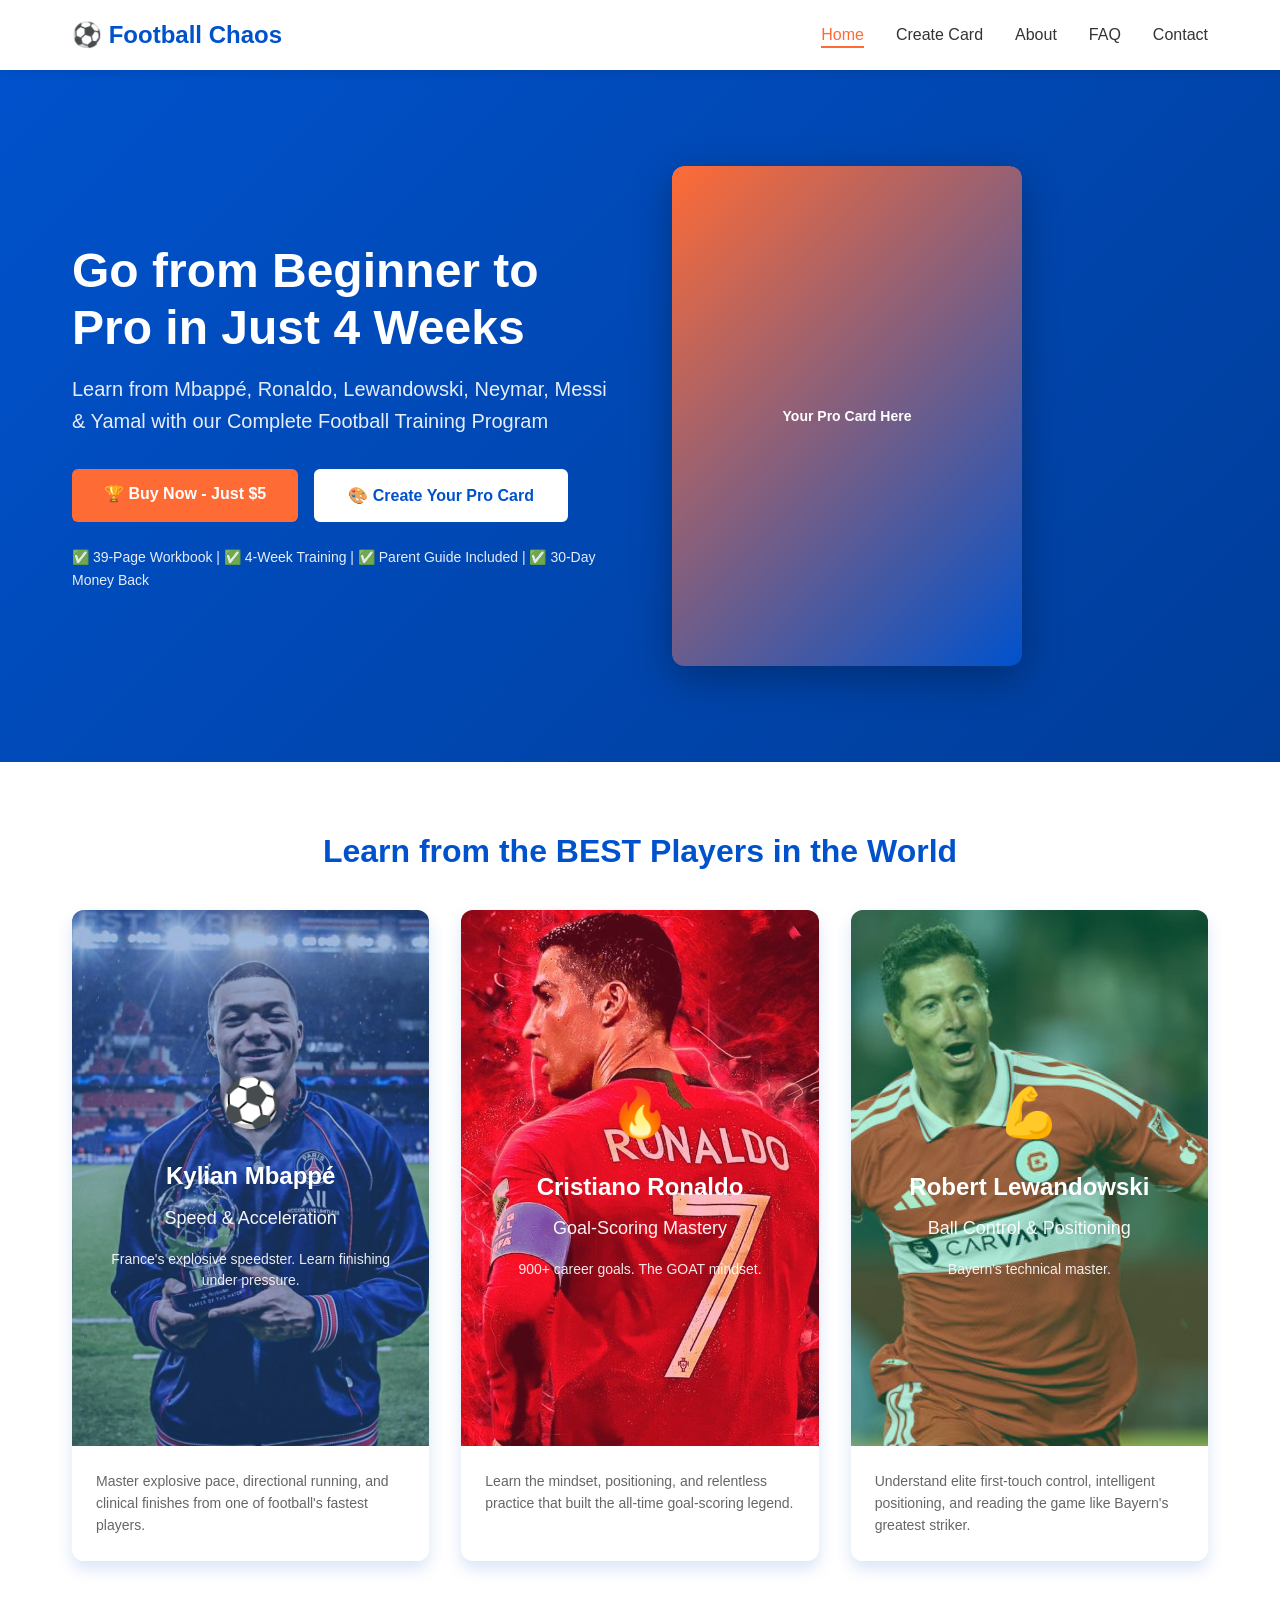
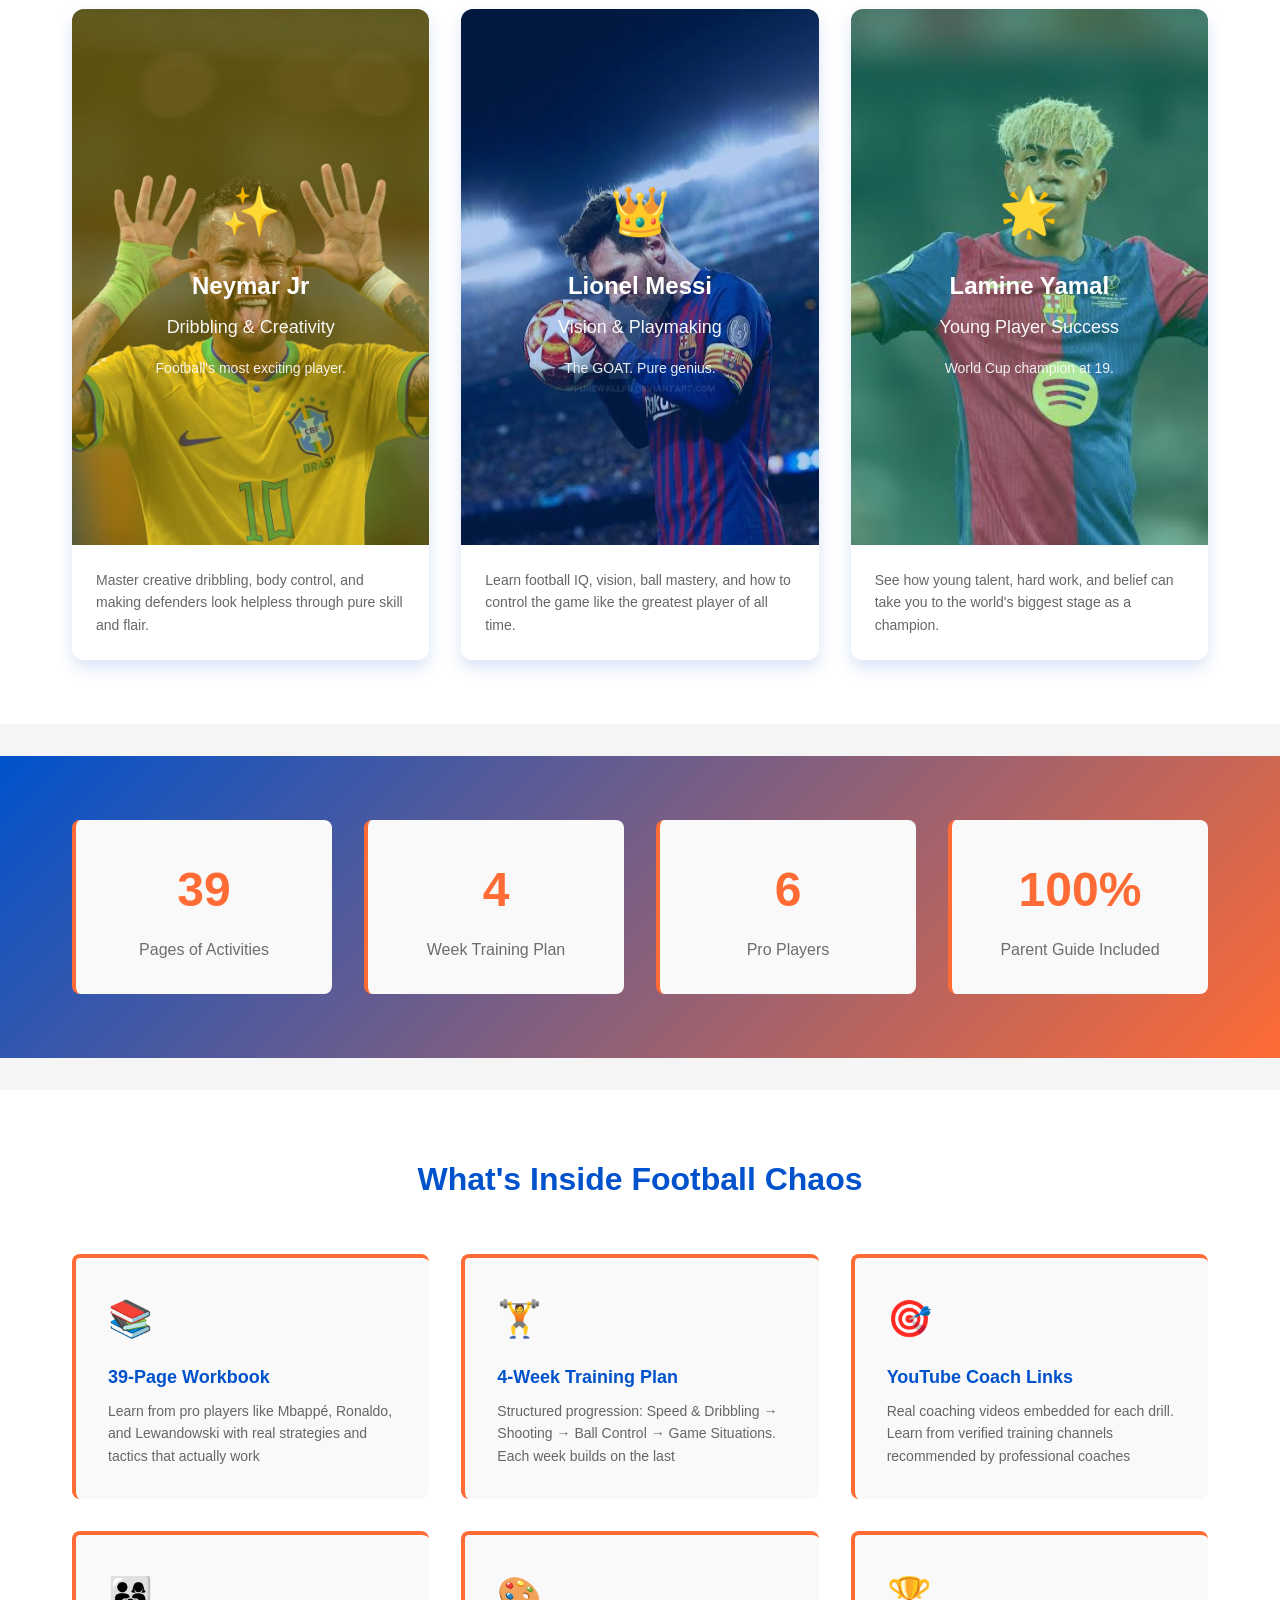
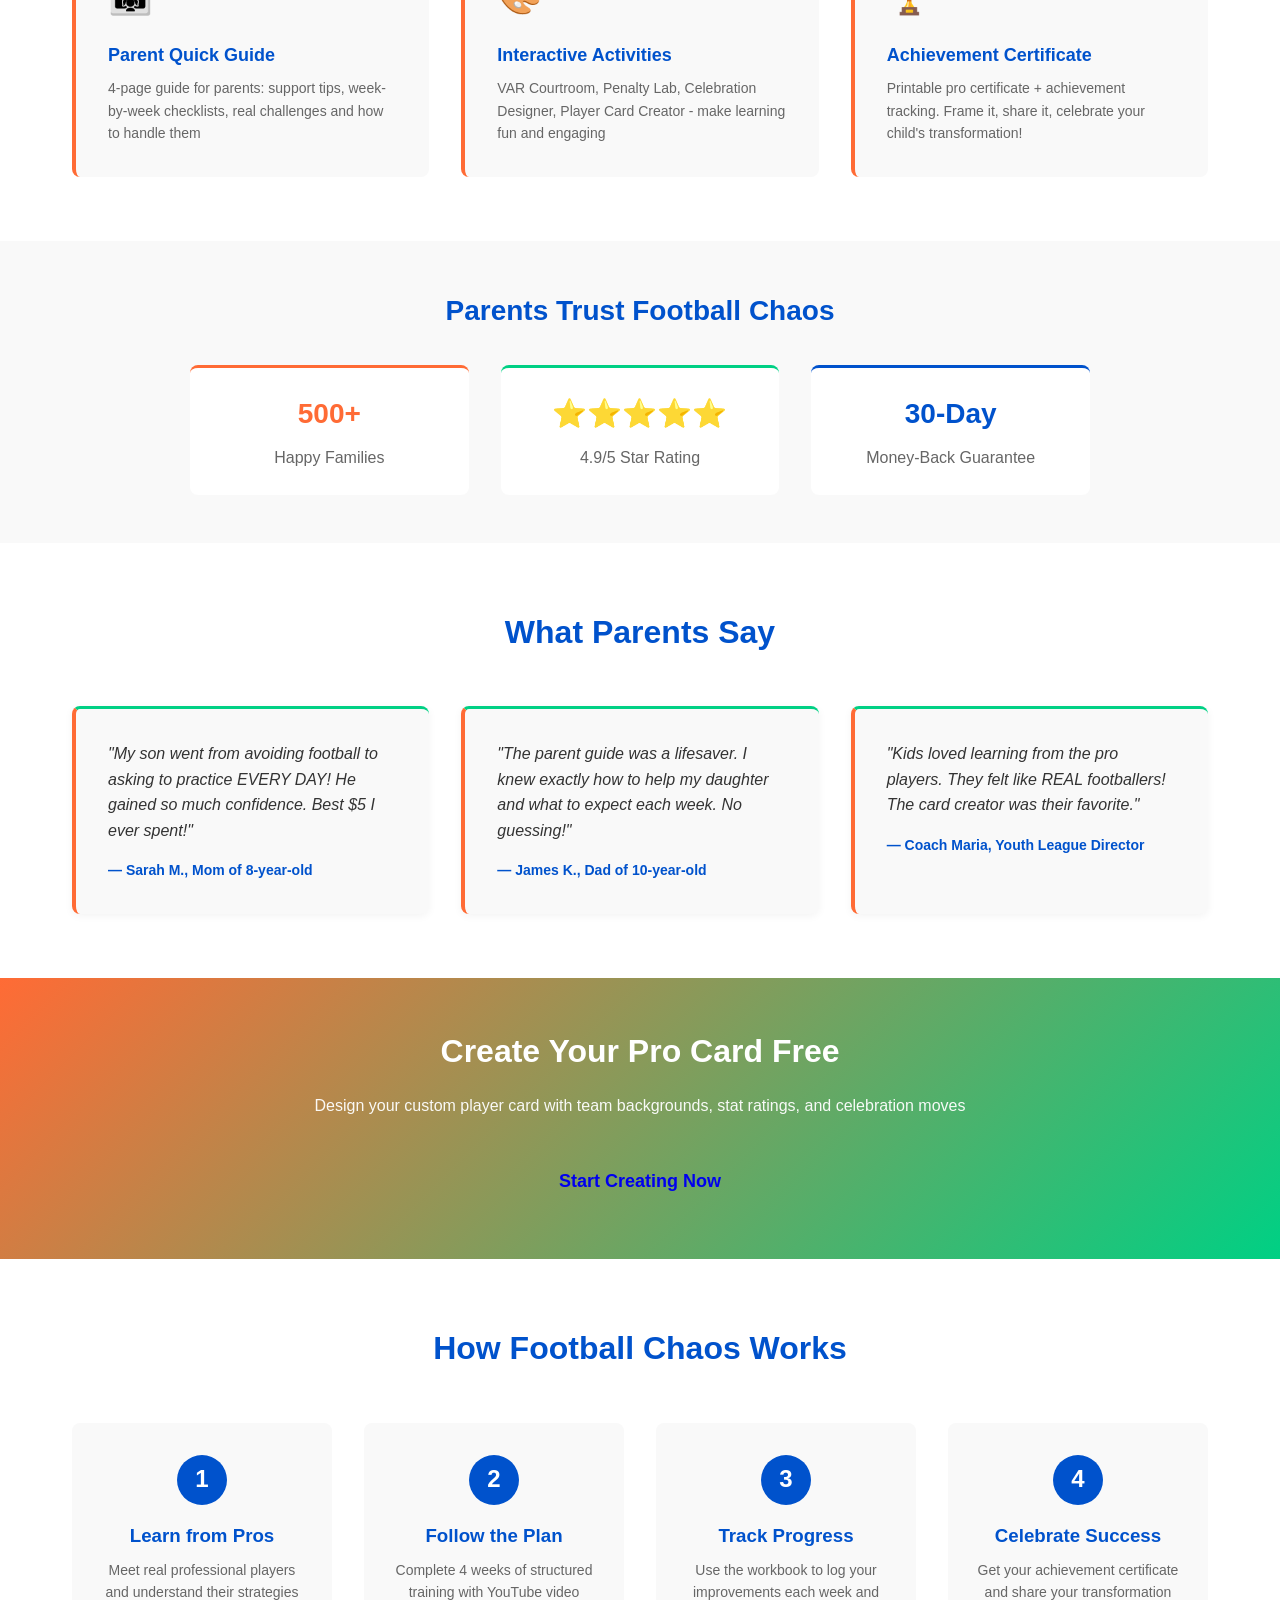
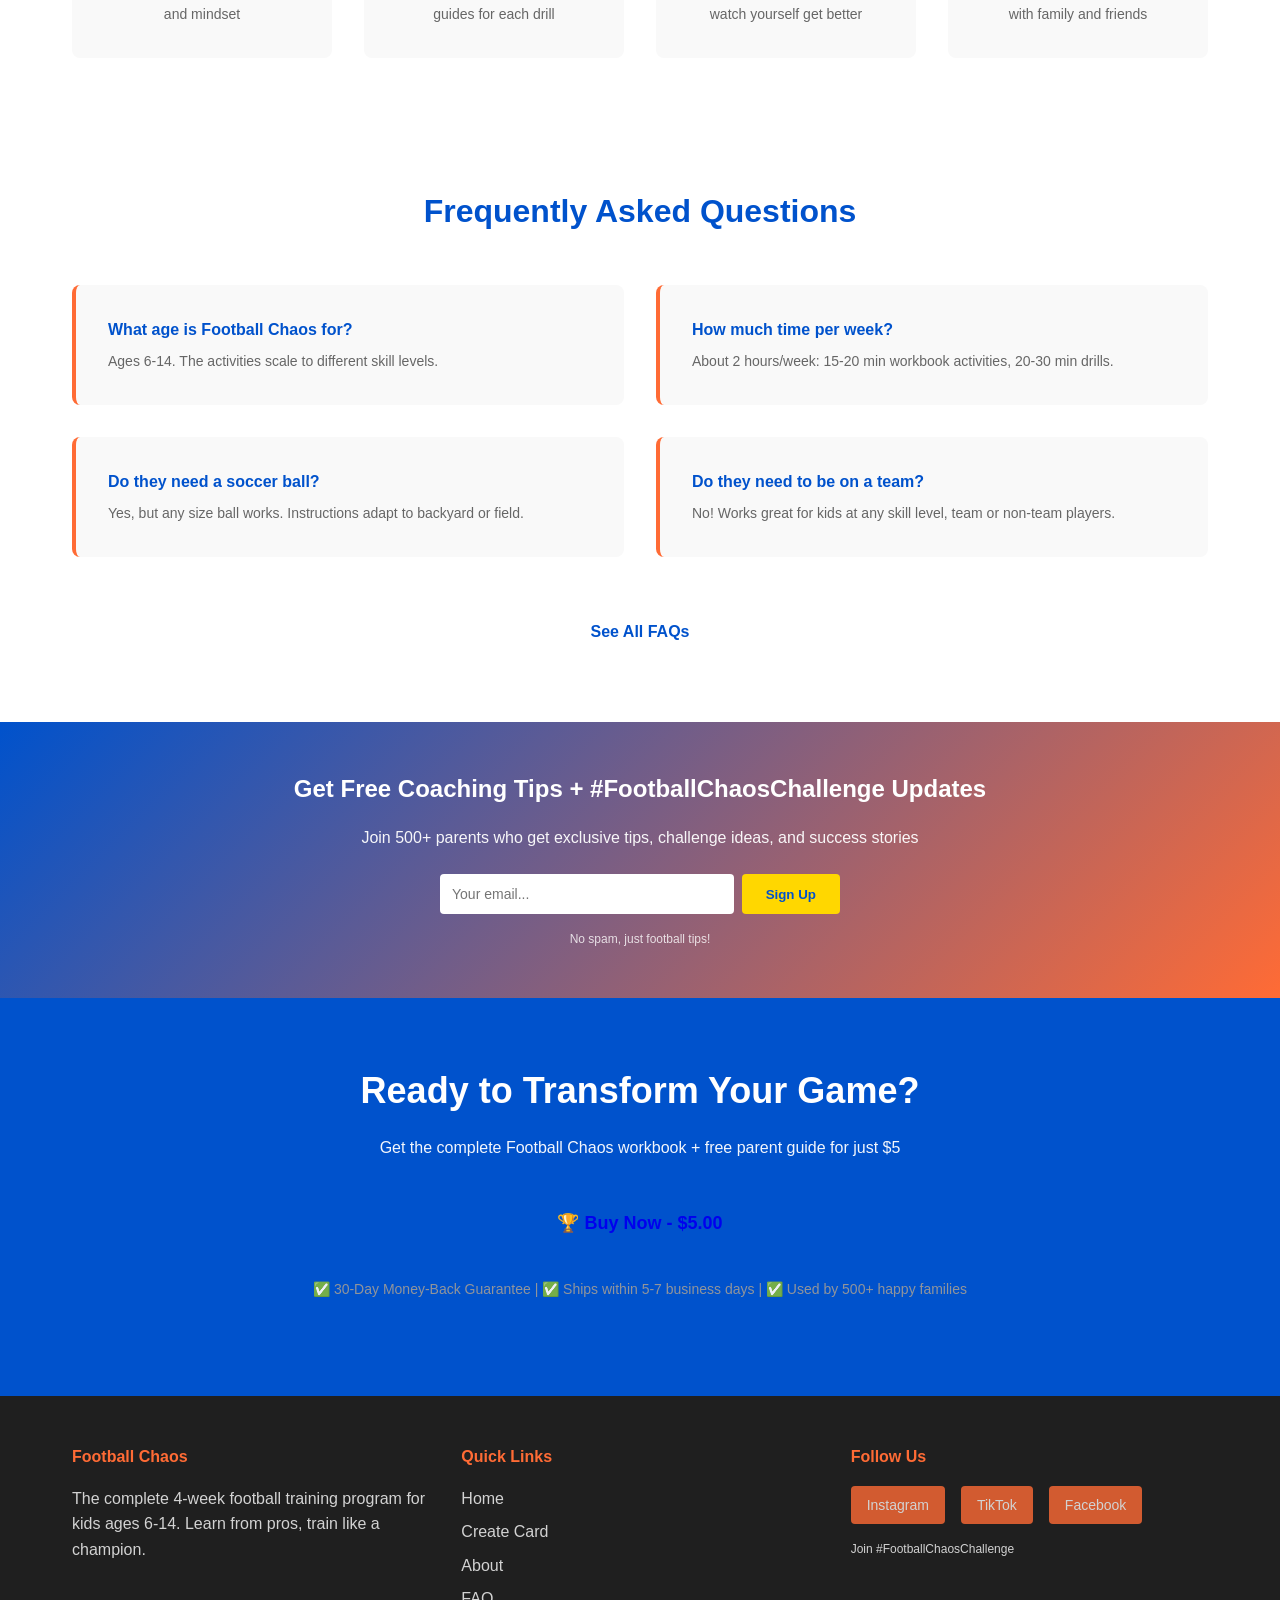
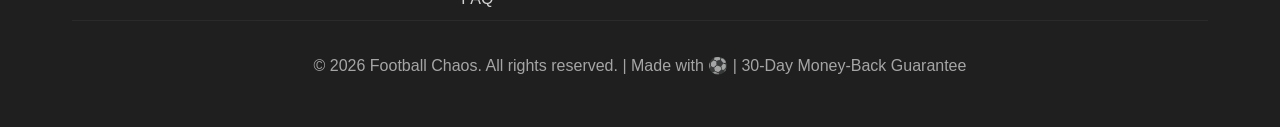
<file: index.html>
<!DOCTYPE html>
<html lang="en">
<head>
    <meta charset="UTF-8">
    <meta name="viewport" content="width=device-width, initial-scale=1.0">
    <title>Football Chaos - 4-Week Training Program for Kids</title>
    <link rel="stylesheet" href="styles.css">
</head>
<body>

<!-- Navigation -->
<nav class="navbar">
    <div class="container">
        <div class="nav-brand">⚽ Football Chaos</div>
        <ul class="nav-links">
            <li><a href="index.html" class="active">Home</a></li>
            <li><a href="card-creator.html">Create Card</a></li>
            <li><a href="about.html">About</a></li>
            <li><a href="faq.html">FAQ</a></li>
            <li><a href="contact.html">Contact</a></li>
        </ul>
    </div>
</nav>

<!-- Hero Section -->
<section class="hero">
    <div class="container">
        <div class="hero-content">
            <h1>Go from Beginner to Pro in Just 4 Weeks</h1>
            <p>Learn from Mbappé, Ronaldo, Lewandowski, Neymar, Messi & Yamal with our Complete Football Training Program</p>
            <div class="hero-buttons">
                <a href="https://www.amazon.com" class="btn btn-primary">🏆 Buy Now - Just $5</a>
                <a href="card-creator.html" class="btn btn-secondary">🎨 Create Your Pro Card</a>
            </div>
            <div style="margin-top: 1.5rem; font-size: 14px; color: white; opacity: 0.9;">
                ✅ 39-Page Workbook  |  ✅ 4-Week Training  |  ✅ Parent Guide Included  |  ✅ 30-Day Money Back
            </div>
        </div>
        <div class="hero-image">
            <div class="hero-card-preview">
                <div style="background: linear-gradient(135deg, #FF6B35 0%, #0052CC 100%); width: 100%; height: 100%; border-radius: 12px; display: flex; align-items: center; justify-content: center; color: white; font-size: 14px; font-weight: bold;">
                    Your Pro Card Here
                </div>
            </div>
        </div>
    </div>
</section>

<!-- Player Showcase Section -->
<section style="background: white; padding: 4rem 0;">
    <div class="container">
        <h2 style="text-align: center; color: #0052CC; font-size: 32px; margin-bottom: 2rem;">Learn from the BEST Players in the World</h2>
        <div style="display: grid; grid-template-columns: repeat(3, 1fr); gap: 2rem; margin-bottom: 3rem;">
            <!-- Mbappé Card WITH REAL PHOTO -->
            <div style="border-radius: 12px; overflow: hidden; box-shadow: 0 8px 16px rgba(0,82,204,0.15); transition: transform 0.3s; cursor: pointer;" onmouseover="this.style.transform='translateY(-10px)'" onmouseout="this.style.transform='translateY(0)'">
                <div style="width: 100%; aspect-ratio: 2/3; background: linear-gradient(135deg, #0052CC 0%, #FF6B35 100%); background-image: url('./mbape.jpg'); background-size: cover; background-position: center; display: flex; align-items: center; justify-content: center; flex-direction: column; color: white; padding: 2rem; text-align: center; position: relative;">
                    <div style="position: absolute; top: 0; left: 0; width: 100%; height: 100%; background: rgba(0, 82, 204, 0.3); z-index: 1;"></div>
                    <div style="position: relative; z-index: 2;">
                        <div style="font-size: 48px; margin-bottom: 1rem;">⚽</div>
                        <h3 style="margin: 0; font-size: 24px; font-weight: bold;">Kylian Mbappé</h3>
                        <p style="margin: 0.5rem 0 0 0; font-size: 18px; opacity: 0.95;">Speed & Acceleration</p>
                        <p style="margin-top: 1rem; font-size: 14px; opacity: 0.9; line-height: 1.5;">France's explosive speedster. Learn finishing under pressure.</p>
                    </div>
                </div>
                <div style="padding: 1.5rem; background: white;">
                    <p style="color: #666; font-size: 14px; margin: 0;">Master explosive pace, directional running, and clinical finishes from one of football's fastest players.</p>
                </div>
            </div>

            <!-- Ronaldo Card WITH REAL PHOTO -->
            <div style="border-radius: 12px; overflow: hidden; box-shadow: 0 8px 16px rgba(0,82,204,0.15); transition: transform 0.3s; cursor: pointer;" onmouseover="this.style.transform='translateY(-10px)'" onmouseout="this.style.transform='translateY(0)'">
                <div style="width: 100%; aspect-ratio: 2/3; background: linear-gradient(135deg, #FF1744 0%, #FF6B35 50%, #FFD700 100%); background-image: url('./ronaldo.jpg'); background-size: cover; background-position: center; display: flex; align-items: center; justify-content: center; flex-direction: column; color: white; padding: 2rem; text-align: center; position: relative;">
                    <div style="position: absolute; top: 0; left: 0; width: 100%; height: 100%; background: rgba(255, 23, 68, 0.3); z-index: 1;"></div>
                    <div style="position: relative; z-index: 2;">
                        <div style="font-size: 48px; margin-bottom: 1rem;">🔥</div>
                        <h3 style="margin: 0; font-size: 24px; font-weight: bold;">Cristiano Ronaldo</h3>
                        <p style="margin: 0.5rem 0 0 0; font-size: 18px; opacity: 0.95;">Goal-Scoring Mastery</p>
                        <p style="margin-top: 1rem; font-size: 14px; opacity: 0.9; line-height: 1.5;">900+ career goals. The GOAT mindset.</p>
                    </div>
                </div>
                <div style="padding: 1.5rem; background: white;">
                    <p style="color: #666; font-size: 14px; margin: 0;">Learn the mindset, positioning, and relentless practice that built the all-time goal-scoring legend.</p>
                </div>
            </div>

            <!-- Lewandowski Card WITH REAL PHOTO -->
            <div style="border-radius: 12px; overflow: hidden; box-shadow: 0 8px 16px rgba(0,82,204,0.15); transition: transform 0.3s; cursor: pointer;" onmouseover="this.style.transform='translateY(-10px)'" onmouseout="this.style.transform='translateY(0)'">
                <div style="width: 100%; aspect-ratio: 2/3; background: linear-gradient(135deg, #00D084 0%, #0052CC 100%); background-image: url('./levand.jpg'); background-size: cover; background-position: center; display: flex; align-items: center; justify-content: center; flex-direction: column; color: white; padding: 2rem; text-align: center; position: relative;">
                    <div style="position: absolute; top: 0; left: 0; width: 100%; height: 100%; background: rgba(0, 208, 132, 0.3); z-index: 1;"></div>
                    <div style="position: relative; z-index: 2;">
                        <div style="font-size: 48px; margin-bottom: 1rem;">💪</div>
                        <h3 style="margin: 0; font-size: 24px; font-weight: bold;">Robert Lewandowski</h3>
                        <p style="margin: 0.5rem 0 0 0; font-size: 18px; opacity: 0.95;">Ball Control & Positioning</p>
                        <p style="margin-top: 1rem; font-size: 14px; opacity: 0.9; line-height: 1.5;">Bayern's technical master.</p>
                    </div>
                </div>
                <div style="padding: 1.5rem; background: white;">
                    <p style="color: #666; font-size: 14px; margin: 0;">Understand elite first-touch control, intelligent positioning, and reading the game like Bayern's greatest striker.</p>
                </div>
            </div>
        </div>

        <!-- Row 2: Neymar, Salah, Yamal -->
        <div style="display: grid; grid-template-columns: repeat(3, 1fr); gap: 2rem;">
            <!-- Neymar Card WITH REAL PHOTO -->
            <div style="border-radius: 12px; overflow: hidden; box-shadow: 0 8px 16px rgba(0,82,204,0.15); transition: transform 0.3s; cursor: pointer;" onmouseover="this.style.transform='translateY(-10px)'" onmouseout="this.style.transform='translateY(0)'">
                <div style="width: 100%; aspect-ratio: 2/3; background: linear-gradient(135deg, #FFD700 0%, #FF6B35 100%); background-image: url('./neymar.jpg'); background-size: cover; background-position: center; display: flex; align-items: center; justify-content: center; flex-direction: column; color: white; padding: 2rem; text-align: center; position: relative;">
                    <div style="position: absolute; top: 0; left: 0; width: 100%; height: 100%; background: rgba(255, 215, 0, 0.3); z-index: 1;"></div>
                    <div style="position: relative; z-index: 2;">
                        <div style="font-size: 48px; margin-bottom: 1rem;">✨</div>
                        <h3 style="margin: 0; font-size: 24px; font-weight: bold;">Neymar Jr</h3>
                        <p style="margin: 0.5rem 0 0 0; font-size: 18px; opacity: 0.95;">Dribbling & Creativity</p>
                        <p style="margin-top: 1rem; font-size: 14px; opacity: 0.9; line-height: 1.5;">Football's most exciting player.</p>
                    </div>
                </div>
                <div style="padding: 1.5rem; background: white;">
                    <p style="color: #666; font-size: 14px; margin: 0;">Master creative dribbling, body control, and making defenders look helpless through pure skill and flair.</p>
                </div>
            </div>

            <!-- Messi Card WITH REAL PHOTO -->
            <div style="border-radius: 12px; overflow: hidden; box-shadow: 0 8px 16px rgba(0,82,204,0.15); transition: transform 0.3s; cursor: pointer;" onmouseover="this.style.transform='translateY(-10px)'" onmouseout="this.style.transform='translateY(0)'">
                <div style="width: 100%; aspect-ratio: 2/3; background: linear-gradient(135deg, #0052CC 0%, #00D084 100%); background-image: url('./messi.jpg'); background-size: cover; background-position: center top; display: flex; align-items: center; justify-content: center; flex-direction: column; color: white; padding: 2rem; text-align: center; position: relative;">
                    <div style="position: absolute; top: 0; left: 0; width: 100%; height: 100%; background: rgba(0, 82, 204, 0.3); z-index: 1;"></div>
                    <div style="position: relative; z-index: 2;">
                        <div style="font-size: 48px; margin-bottom: 1rem;">👑</div>
                        <h3 style="margin: 0; font-size: 24px; font-weight: bold;">Lionel Messi</h3>
                        <p style="margin: 0.5rem 0 0 0; font-size: 18px; opacity: 0.95;">Vision & Playmaking</p>
                        <p style="margin-top: 1rem; font-size: 14px; opacity: 0.9; line-height: 1.5;">The GOAT. Pure genius.</p>
                    </div>
                </div>
                <div style="padding: 1.5rem; background: white;">
                    <p style="color: #666; font-size: 14px; margin: 0;">Learn football IQ, vision, ball mastery, and how to control the game like the greatest player of all time.</p>
                </div>
            </div>

            <!-- Yamal Card WITH REAL PHOTO -->
            <div style="border-radius: 12px; overflow: hidden; box-shadow: 0 8px 16px rgba(0,82,204,0.15); transition: transform 0.3s; cursor: pointer;" onmouseover="this.style.transform='translateY(-10px)'" onmouseout="this.style.transform='translateY(0)'">
                <div style="width: 100%; aspect-ratio: 2/3; background: linear-gradient(135deg, #00D084 0%, #FFD700 100%); background-image: url('./yamal.jpg'); background-size: cover; background-position: center; display: flex; align-items: center; justify-content: center; flex-direction: column; color: white; padding: 2rem; text-align: center; position: relative;">
                    <div style="position: absolute; top: 0; left: 0; width: 100%; height: 100%; background: rgba(0, 208, 132, 0.3); z-index: 1;"></div>
                    <div style="position: relative; z-index: 2;">
                        <div style="font-size: 48px; margin-bottom: 1rem;">🌟</div>
                        <h3 style="margin: 0; font-size: 24px; font-weight: bold;">Lamine Yamal</h3>
                        <p style="margin: 0.5rem 0 0 0; font-size: 18px; opacity: 0.95;">Young Player Success</p>
                        <p style="margin-top: 1rem; font-size: 14px; opacity: 0.9; line-height: 1.5;">World Cup champion at 19.</p>
                    </div>
                </div>
                <div style="padding: 1.5rem; background: white;">
                    <p style="color: #666; font-size: 14px; margin: 0;">See how young talent, hard work, and belief can take you to the world's biggest stage as a champion.</p>
                </div>
            </div>
        </div>
    </div>
</section>

<!-- Stats Section -->
<section class="stats-section">
    <div class="container">
        <div class="stat-box">
            <div class="stat-number">39</div>
            <div class="stat-label">Pages of Activities</div>
        </div>
        <div class="stat-box">
            <div class="stat-number">4</div>
            <div class="stat-label">Week Training Plan</div>
        </div>
        <div class="stat-box">
            <div class="stat-number">6</div>
            <div class="stat-label">Pro Players</div>
        </div>
        <div class="stat-box">
            <div class="stat-number">100%</div>
            <div class="stat-label">Parent Guide Included</div>
        </div>
    </div>
</section>

<!-- What You Get Section -->
<section class="features-section">
    <div class="container">
        <h2>What's Inside Football Chaos</h2>
        
        <div class="features-grid">
            <div class="feature-card">
                <div class="feature-icon">📚</div>
                <h3>39-Page Workbook</h3>
                <p>Learn from pro players like Mbappé, Ronaldo, and Lewandowski with real strategies and tactics that actually work</p>
            </div>
            
            <div class="feature-card">
                <div class="feature-icon">🏋️</div>
                <h3>4-Week Training Plan</h3>
                <p>Structured progression: Speed & Dribbling → Shooting → Ball Control → Game Situations. Each week builds on the last</p>
            </div>
            
            <div class="feature-card">
                <div class="feature-icon">🎯</div>
                <h3>YouTube Coach Links</h3>
                <p>Real coaching videos embedded for each drill. Learn from verified training channels recommended by professional coaches</p>
            </div>
            
            <div class="feature-card">
                <div class="feature-icon">👨‍👩‍👧</div>
                <h3>Parent Quick Guide</h3>
                <p>4-page guide for parents: support tips, week-by-week checklists, real challenges and how to handle them</p>
            </div>
            
            <div class="feature-card">
                <div class="feature-icon">🎨</div>
                <h3>Interactive Activities</h3>
                <p>VAR Courtroom, Penalty Lab, Celebration Designer, Player Card Creator - make learning fun and engaging</p>
            </div>
            
            <div class="feature-card">
                <div class="feature-icon">🏆</div>
                <h3>Achievement Certificate</h3>
                <p>Printable pro certificate + achievement tracking. Frame it, share it, celebrate your child's transformation!</p>
            </div>
        </div>
    </div>
</section>

<!-- Trust & Guarantee Section -->
<section style="background: #f9f9f9; padding: 3rem 0;">
    <div class="container">
        <div style="max-width: 900px; margin: 0 auto;">
            <h2 style="text-align: center; color: #0052CC; font-size: 28px; margin-bottom: 2rem;">Parents Trust Football Chaos</h2>
            
            <div style="display: grid; grid-template-columns: repeat(3, 1fr); gap: 2rem; text-align: center;">
                <div style="padding: 1.5rem; background: white; border-radius: 8px; border-top: 3px solid #FF6B35;">
                    <div style="font-size: 28px; font-weight: bold; color: #FF6B35; margin-bottom: 0.5rem;">500+</div>
                    <p style="color: #666;">Happy Families</p>
                </div>
                <div style="padding: 1.5rem; background: white; border-radius: 8px; border-top: 3px solid #00D084;">
                    <div style="font-size: 28px; font-weight: bold; color: #00D084; margin-bottom: 0.5rem;">⭐⭐⭐⭐⭐</div>
                    <p style="color: #666;">4.9/5 Star Rating</p>
                </div>
                <div style="padding: 1.5rem; background: white; border-radius: 8px; border-top: 3px solid #0052CC;">
                    <div style="font-size: 28px; font-weight: bold; color: #0052CC; margin-bottom: 0.5rem;">30-Day</div>
                    <p style="color: #666;">Money-Back Guarantee</p>
                </div>
            </div>
        </div>
    </div>
</section>

<!-- Testimonials Section -->
<section class="testimonials-section">
    <div class="container">
        <h2>What Parents Say</h2>
        
        <div class="testimonials-grid">
            <div class="testimonial">
                <p>"My son went from avoiding football to asking to practice EVERY DAY! He gained so much confidence. Best $5 I ever spent!"</p>
                <div class="testimonial-author">— Sarah M., Mom of 8-year-old</div>
            </div>
            
            <div class="testimonial">
                <p>"The parent guide was a lifesaver. I knew exactly how to help my daughter and what to expect each week. No guessing!"</p>
                <div class="testimonial-author">— James K., Dad of 10-year-old</div>
            </div>
            
            <div class="testimonial">
                <p>"Kids loved learning from the pro players. They felt like REAL footballers! The card creator was their favorite."</p>
                <div class="testimonial-author">— Coach Maria, Youth League Director</div>
            </div>
        </div>
    </div>
</section>

<!-- Card Creator CTA -->
<section class="card-creator-cta">
    <div class="container">
        <h2>Create Your Pro Card Free</h2>
        <p>Design your custom player card with team backgrounds, stat ratings, and celebration moves</p>
        <a href="card-creator.html" class="btn btn-large">Start Creating Now</a>
    </div>
</section>

<!-- How It Works -->
<section class="how-works-section">
    <div class="container">
        <h2>How Football Chaos Works</h2>
        
        <div class="steps-grid">
            <div class="step">
                <div class="step-number">1</div>
                <h3>Learn from Pros</h3>
                <p>Meet real professional players and understand their strategies and mindset</p>
            </div>
            
            <div class="step">
                <div class="step-number">2</div>
                <h3>Follow the Plan</h3>
                <p>Complete 4 weeks of structured training with YouTube video guides for each drill</p>
            </div>
            
            <div class="step">
                <div class="step-number">3</div>
                <h3>Track Progress</h3>
                <p>Use the workbook to log your improvements each week and watch yourself get better</p>
            </div>
            
            <div class="step">
                <div class="step-number">4</div>
                <h3>Celebrate Success</h3>
                <p>Get your achievement certificate and share your transformation with family and friends</p>
            </div>
        </div>
    </div>
</section>

<!-- FAQ Preview -->
<section class="faq-preview-section">
    <div class="container">
        <h2>Frequently Asked Questions</h2>
        
        <div class="faq-grid">
            <div class="faq-item">
                <h3>What age is Football Chaos for?</h3>
                <p>Ages 6-14. The activities scale to different skill levels.</p>
            </div>
            
            <div class="faq-item">
                <h3>How much time per week?</h3>
                <p>About 2 hours/week: 15-20 min workbook activities, 20-30 min drills.</p>
            </div>
            
            <div class="faq-item">
                <h3>Do they need a soccer ball?</h3>
                <p>Yes, but any size ball works. Instructions adapt to backyard or field.</p>
            </div>
            
            <div class="faq-item">
                <h3>Do they need to be on a team?</h3>
                <p>No! Works great for kids at any skill level, team or non-team players.</p>
            </div>
        </div>
        
        <div style="text-align: center; margin-top: 2rem;">
            <a href="faq.html" class="btn btn-secondary">See All FAQs</a>
        </div>
    </div>
</section>

<!-- Email Signup -->
<section style="background: linear-gradient(135deg, #0052CC, #FF6B35); color: white; padding: 3rem 0; text-align: center;">
    <div class="container">
        <h2 style="margin-bottom: 1rem;">Get Free Coaching Tips + #FootballChaosChallenge Updates</h2>
        <p style="margin-bottom: 1.5rem; font-size: 16px; opacity: 0.95;">Join 500+ parents who get exclusive tips, challenge ideas, and success stories</p>
        <div style="max-width: 400px; margin: 0 auto; display: flex; gap: 0.5rem;">
            <input type="email" placeholder="Your email..." style="flex: 1; padding: 12px; border: none; border-radius: 4px; font-size: 14px;">
            <button style="padding: 12px 24px; background: #FFD700; color: #0052CC; border: none; border-radius: 4px; font-weight: bold; cursor: pointer;">Sign Up</button>
        </div>
        <p style="margin-top: 1rem; font-size: 12px; opacity: 0.8;">No spam, just football tips!</p>
    </div>
</section>

<!-- CTA Section -->
<section class="final-cta">
    <div class="container">
        <h2>Ready to Transform Your Game?</h2>
        <p>Get the complete Football Chaos workbook + free parent guide for just $5</p>
        <a href="https://www.amazon.com" class="btn btn-large">🏆 Buy Now - $5.00</a>
        <p style="margin-top: 1.5rem; font-size: 14px; color: #999;">✅ 30-Day Money-Back Guarantee | ✅ Ships within 5-7 business days | ✅ Used by 500+ happy families</p>
    </div>
</section>

<!-- Footer -->
<footer class="footer">
    <div class="container">
        <div class="footer-content">
            <div class="footer-section">
                <h4>Football Chaos</h4>
                <p>The complete 4-week football training program for kids ages 6-14. Learn from pros, train like a champion.</p>
            </div>
            
            <div class="footer-section">
                <h4>Quick Links</h4>
                <ul>
                    <li><a href="index.html">Home</a></li>
                    <li><a href="card-creator.html">Create Card</a></li>
                    <li><a href="about.html">About</a></li>
                    <li><a href="faq.html">FAQ</a></li>
                </ul>
            </div>
            
            <div class="footer-section">
                <h4>Follow Us</h4>
                <div class="social-links">
                    <a href="#" class="social-link">Instagram</a>
                    <a href="#" class="social-link">TikTok</a>
                    <a href="#" class="social-link">Facebook</a>
                </div>
                <p style="margin-top: 1rem; font-size: 12px;">Join #FootballChaosChallenge</p>
            </div>
        </div>
        
        <div class="footer-bottom">
            <p>&copy; 2026 Football Chaos. All rights reserved. | Made with ⚽ | 30-Day Money-Back Guarantee</p>
        </div>
    </div>
</footer>

</body>
</html>
</file>
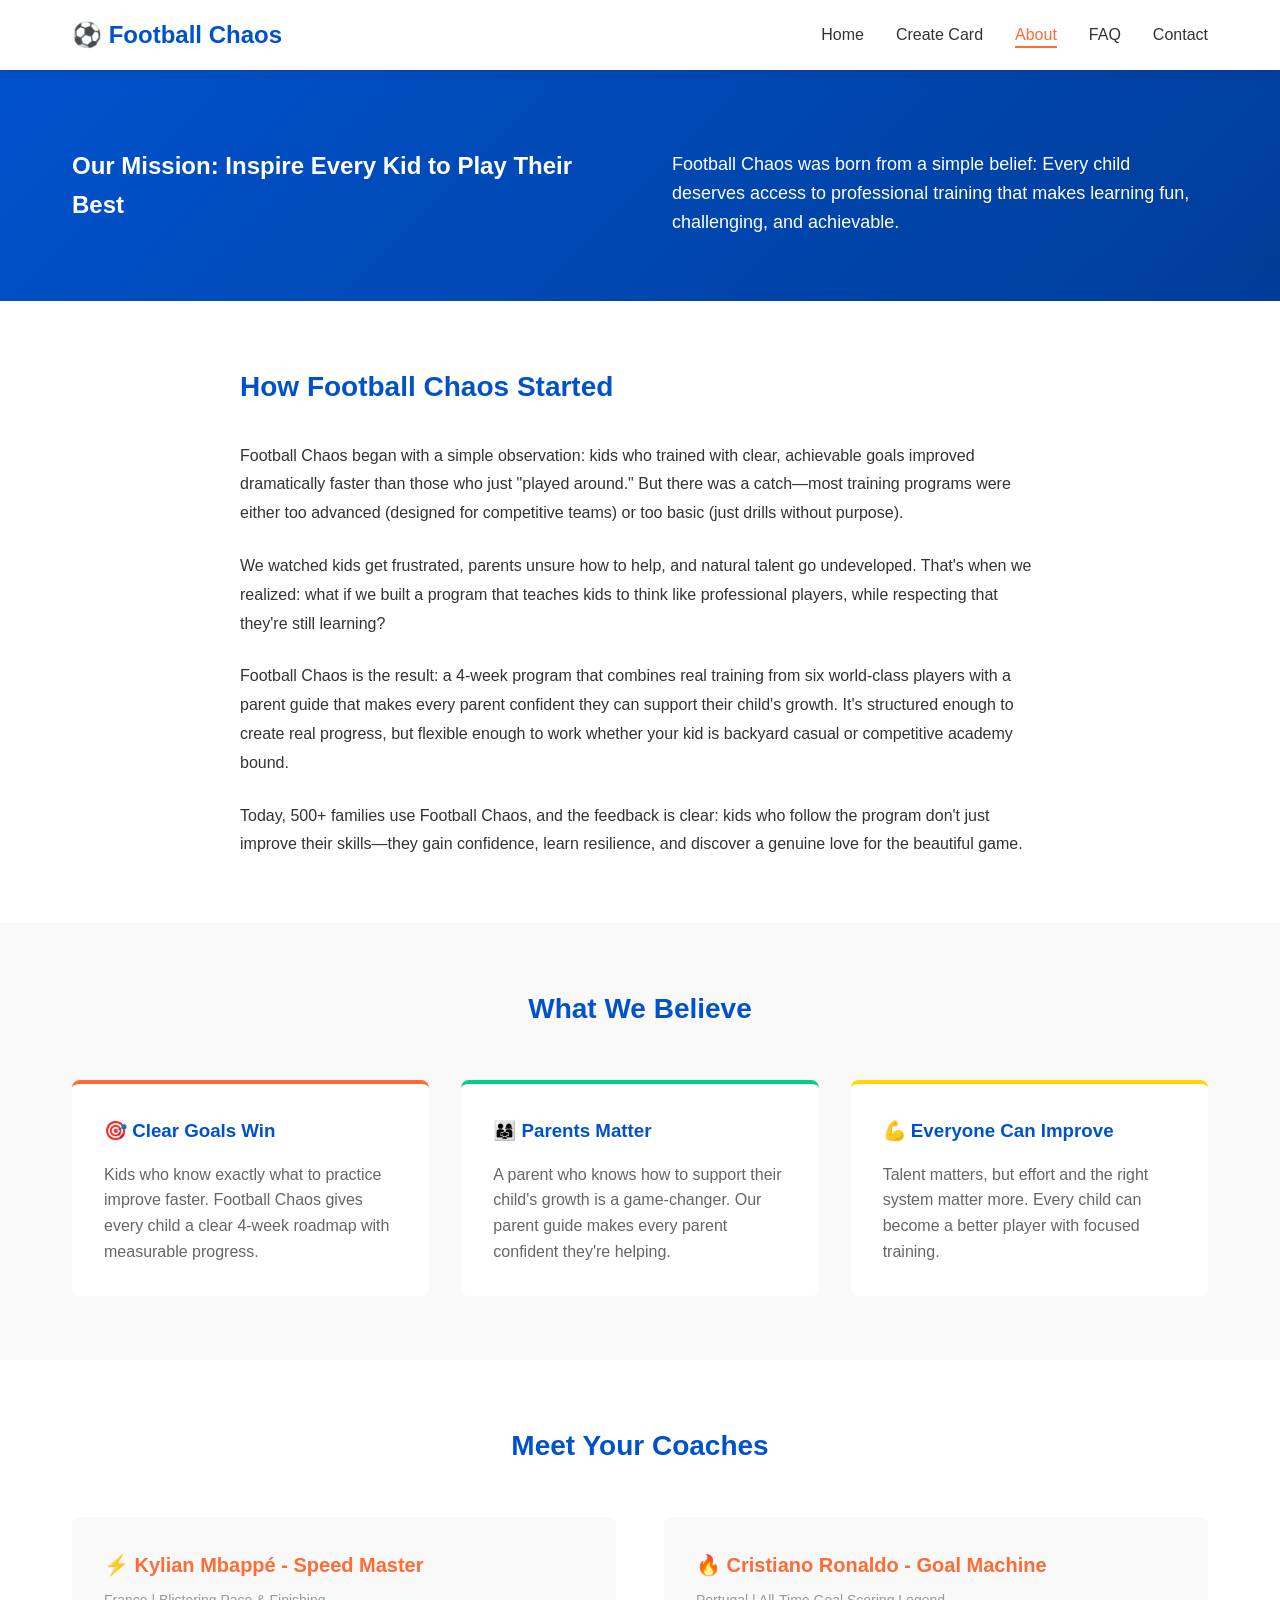
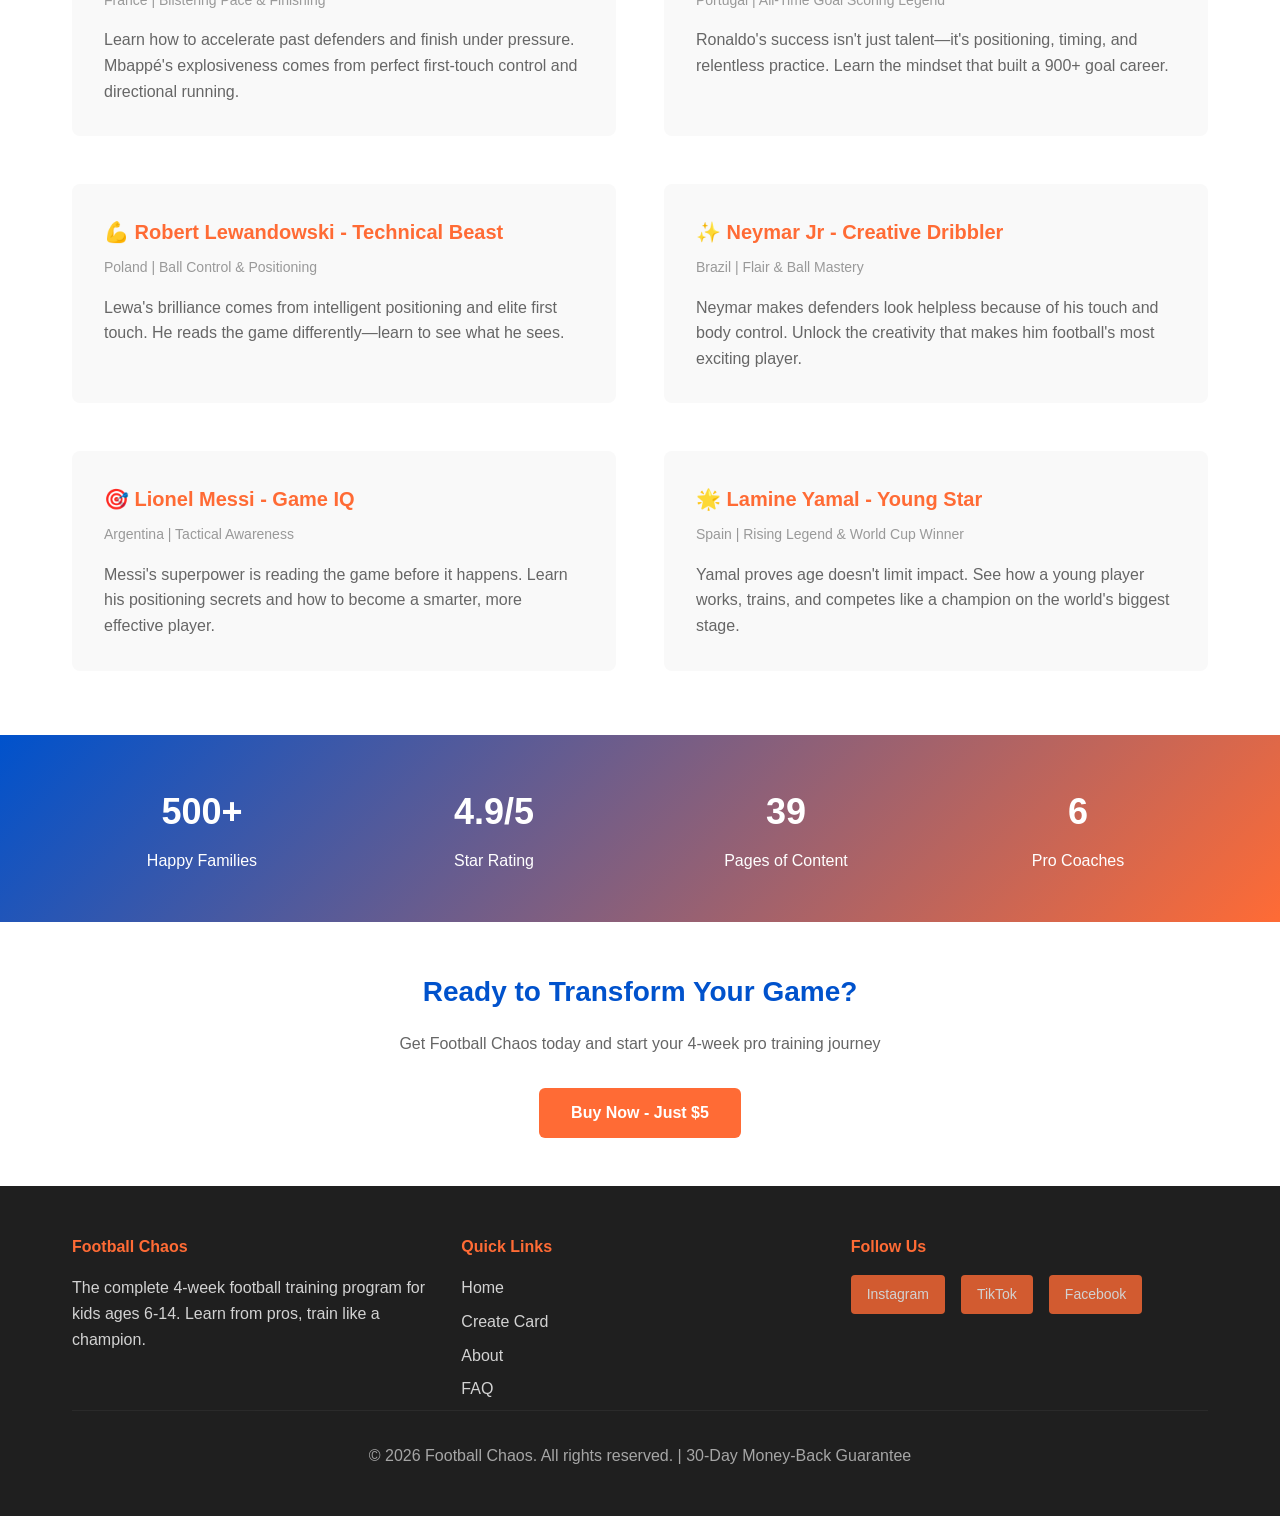
<file: about.html>
<!DOCTYPE html>
<html lang="en">
<head>
    <meta charset="UTF-8">
    <meta name="viewport" content="width=device-width, initial-scale=1.0">
    <title>About Football Chaos - Our Story & Mission</title>
    <link rel="stylesheet" href="styles.css">
</head>
<body>

<!-- Navigation -->
<nav class="navbar">
    <div class="container">
        <div class="nav-brand">⚽ Football Chaos</div>
        <ul class="nav-links">
            <li><a href="index.html">Home</a></li>
            <li><a href="card-creator.html">Create Card</a></li>
            <li><a href="about.html" class="active">About</a></li>
            <li><a href="faq.html">FAQ</a></li>
            <li><a href="contact.html">Contact</a></li>
        </ul>
    </div>
</nav>

<!-- Hero Section -->
<section class="hero" style="padding: 4rem 0;">
    <div class="container">
        <h1>Our Mission: Inspire Every Kid to Play Their Best</h1>
        <p style="font-size: 18px; margin-top: 1rem;">Football Chaos was born from a simple belief: Every child deserves access to professional training that makes learning fun, challenging, and achievable.</p>
    </div>
</section>

<!-- Story Section -->
<section style="background: white; padding: 4rem 0;">
    <div class="container">
        <div style="max-width: 800px; margin: 0 auto;">
            <h2 style="color: #0052CC; font-size: 28px; margin-bottom: 2rem;">How Football Chaos Started</h2>
            
            <p style="color: #333; line-height: 1.8; margin-bottom: 1.5rem; font-size: 16px;">
                Football Chaos began with a simple observation: kids who trained with clear, achievable goals improved dramatically faster than those who just "played around." But there was a catch—most training programs were either too advanced (designed for competitive teams) or too basic (just drills without purpose).
            </p>
            
            <p style="color: #333; line-height: 1.8; margin-bottom: 1.5rem; font-size: 16px;">
                We watched kids get frustrated, parents unsure how to help, and natural talent go undeveloped. That's when we realized: what if we built a program that teaches kids to think like professional players, while respecting that they're still learning?
            </p>
            
            <p style="color: #333; line-height: 1.8; margin-bottom: 1.5rem; font-size: 16px;">
                Football Chaos is the result: a 4-week program that combines real training from six world-class players with a parent guide that makes every parent confident they can support their child's growth. It's structured enough to create real progress, but flexible enough to work whether your kid is backyard casual or competitive academy bound.
            </p>
            
            <p style="color: #333; line-height: 1.8; font-size: 16px;">
                Today, 500+ families use Football Chaos, and the feedback is clear: kids who follow the program don't just improve their skills—they gain confidence, learn resilience, and discover a genuine love for the beautiful game.
            </p>
        </div>
    </div>
</section>

<!-- Our Values Section -->
<section style="background: #f9f9f9; padding: 4rem 0;">
    <div class="container">
        <h2 style="text-align: center; color: #0052CC; font-size: 28px; margin-bottom: 3rem;">What We Believe</h2>
        
        <div style="display: grid; grid-template-columns: repeat(3, 1fr); gap: 2rem;">
            <div style="padding: 2rem; background: white; border-radius: 8px; border-top: 4px solid #FF6B35;">
                <h3 style="color: #0052CC; margin-bottom: 1rem;">🎯 Clear Goals Win</h3>
                <p style="color: #666; line-height: 1.6;">Kids who know exactly what to practice improve faster. Football Chaos gives every child a clear 4-week roadmap with measurable progress.</p>
            </div>
            
            <div style="padding: 2rem; background: white; border-radius: 8px; border-top: 4px solid #00D084;">
                <h3 style="color: #0052CC; margin-bottom: 1rem;">👨‍👩‍👧 Parents Matter</h3>
                <p style="color: #666; line-height: 1.6;">A parent who knows how to support their child's growth is a game-changer. Our parent guide makes every parent confident they're helping.</p>
            </div>
            
            <div style="padding: 2rem; background: white; border-radius: 8px; border-top: 4px solid #FFD700;">
                <h3 style="color: #0052CC; margin-bottom: 1rem;">💪 Everyone Can Improve</h3>
                <p style="color: #666; line-height: 1.6;">Talent matters, but effort and the right system matter more. Every child can become a better player with focused training.</p>
            </div>
        </div>
    </div>
</section>

<!-- Player Profiles Section -->
<section style="background: white; padding: 4rem 0;">
    <div class="container">
        <h2 style="text-align: center; color: #0052CC; font-size: 28px; margin-bottom: 3rem;">Meet Your Coaches</h2>
        
        <div style="display: grid; grid-template-columns: repeat(2, 1fr); gap: 3rem;">
            <div style="padding: 2rem; background: #f9f9f9; border-radius: 8px;">
                <h3 style="color: #FF6B35; font-size: 20px; margin-bottom: 0.5rem;">⚡ Kylian Mbappé - Speed Master</h3>
                <p style="color: #999; margin-bottom: 1rem; font-size: 14px;">France | Blistering Pace & Finishing</p>
                <p style="color: #666; line-height: 1.6;">Learn how to accelerate past defenders and finish under pressure. Mbappé's explosiveness comes from perfect first-touch control and directional running.</p>
            </div>
            
            <div style="padding: 2rem; background: #f9f9f9; border-radius: 8px;">
                <h3 style="color: #FF6B35; font-size: 20px; margin-bottom: 0.5rem;">🔥 Cristiano Ronaldo - Goal Machine</h3>
                <p style="color: #999; margin-bottom: 1rem; font-size: 14px;">Portugal | All-Time Goal Scoring Legend</p>
                <p style="color: #666; line-height: 1.6;">Ronaldo's success isn't just talent—it's positioning, timing, and relentless practice. Learn the mindset that built a 900+ goal career.</p>
            </div>
            
            <div style="padding: 2rem; background: #f9f9f9; border-radius: 8px;">
                <h3 style="color: #FF6B35; font-size: 20px; margin-bottom: 0.5rem;">💪 Robert Lewandowski - Technical Beast</h3>
                <p style="color: #999; margin-bottom: 1rem; font-size: 14px;">Poland | Ball Control & Positioning</p>
                <p style="color: #666; line-height: 1.6;">Lewa's brilliance comes from intelligent positioning and elite first touch. He reads the game differently—learn to see what he sees.</p>
            </div>
            
            <div style="padding: 2rem; background: #f9f9f9; border-radius: 8px;">
                <h3 style="color: #FF6B35; font-size: 20px; margin-bottom: 0.5rem;">✨ Neymar Jr - Creative Dribbler</h3>
                <p style="color: #999; margin-bottom: 1rem; font-size: 14px;">Brazil | Flair & Ball Mastery</p>
                <p style="color: #666; line-height: 1.6;">Neymar makes defenders look helpless because of his touch and body control. Unlock the creativity that makes him football's most exciting player.</p>
            </div>
            
            <div style="padding: 2rem; background: #f9f9f9; border-radius: 8px;">
                <h3 style="color: #FF6B35; font-size: 20px; margin-bottom: 0.5rem;">🎯 Lionel Messi - Game IQ</h3>
                <p style="color: #999; margin-bottom: 1rem; font-size: 14px;">Argentina | Tactical Awareness</p>
                <p style="color: #666; line-height: 1.6;">Messi's superpower is reading the game before it happens. Learn his positioning secrets and how to become a smarter, more effective player.</p>
            </div>
            
            <div style="padding: 2rem; background: #f9f9f9; border-radius: 8px;">
                <h3 style="color: #FF6B35; font-size: 20px; margin-bottom: 0.5rem;">🌟 Lamine Yamal - Young Star</h3>
                <p style="color: #999; margin-bottom: 1rem; font-size: 14px;">Spain | Rising Legend & World Cup Winner</p>
                <p style="color: #666; line-height: 1.6;">Yamal proves age doesn't limit impact. See how a young player works, trains, and competes like a champion on the world's biggest stage.</p>
            </div>
        </div>
    </div>
</section>

<!-- Stats Section -->
<section style="background: linear-gradient(135deg, #0052CC, #FF6B35); color: white; padding: 3rem 0;">
    <div class="container">
        <div style="text-align: center;">
            <div style="display: grid; grid-template-columns: repeat(4, 1fr); gap: 2rem;">
                <div>
                    <div style="font-size: 36px; font-weight: bold; margin-bottom: 0.5rem;">500+</div>
                    <p>Happy Families</p>
                </div>
                <div>
                    <div style="font-size: 36px; font-weight: bold; margin-bottom: 0.5rem;">4.9/5</div>
                    <p>Star Rating</p>
                </div>
                <div>
                    <div style="font-size: 36px; font-weight: bold; margin-bottom: 0.5rem;">39</div>
                    <p>Pages of Content</p>
                </div>
                <div>
                    <div style="font-size: 36px; font-weight: bold; margin-bottom: 0.5rem;">6</div>
                    <p>Pro Coaches</p>
                </div>
            </div>
        </div>
    </div>
</section>

<!-- CTA Section -->
<section style="background: white; padding: 3rem 0; text-align: center;">
    <div class="container">
        <h2 style="color: #0052CC; font-size: 28px; margin-bottom: 1rem;">Ready to Transform Your Game?</h2>
        <p style="color: #666; margin-bottom: 2rem;">Get Football Chaos today and start your 4-week pro training journey</p>
        <a href="index.html" class="btn btn-primary">Buy Now - Just $5</a>
    </div>
</section>

<!-- Footer -->
<footer class="footer">
    <div class="container">
        <div class="footer-content">
            <div class="footer-section">
                <h4>Football Chaos</h4>
                <p>The complete 4-week football training program for kids ages 6-14. Learn from pros, train like a champion.</p>
            </div>
            
            <div class="footer-section">
                <h4>Quick Links</h4>
                <ul>
                    <li><a href="index.html">Home</a></li>
                    <li><a href="card-creator.html">Create Card</a></li>
                    <li><a href="about.html">About</a></li>
                    <li><a href="faq.html">FAQ</a></li>
                </ul>
            </div>
            
            <div class="footer-section">
                <h4>Follow Us</h4>
                <div class="social-links">
                    <a href="#" class="social-link">Instagram</a>
                    <a href="#" class="social-link">TikTok</a>
                    <a href="#" class="social-link">Facebook</a>
                </div>
            </div>
        </div>
        
        <div class="footer-bottom">
            <p>&copy; 2026 Football Chaos. All rights reserved. | 30-Day Money-Back Guarantee</p>
        </div>
    </div>
</footer>

</body>
</html>
</file>
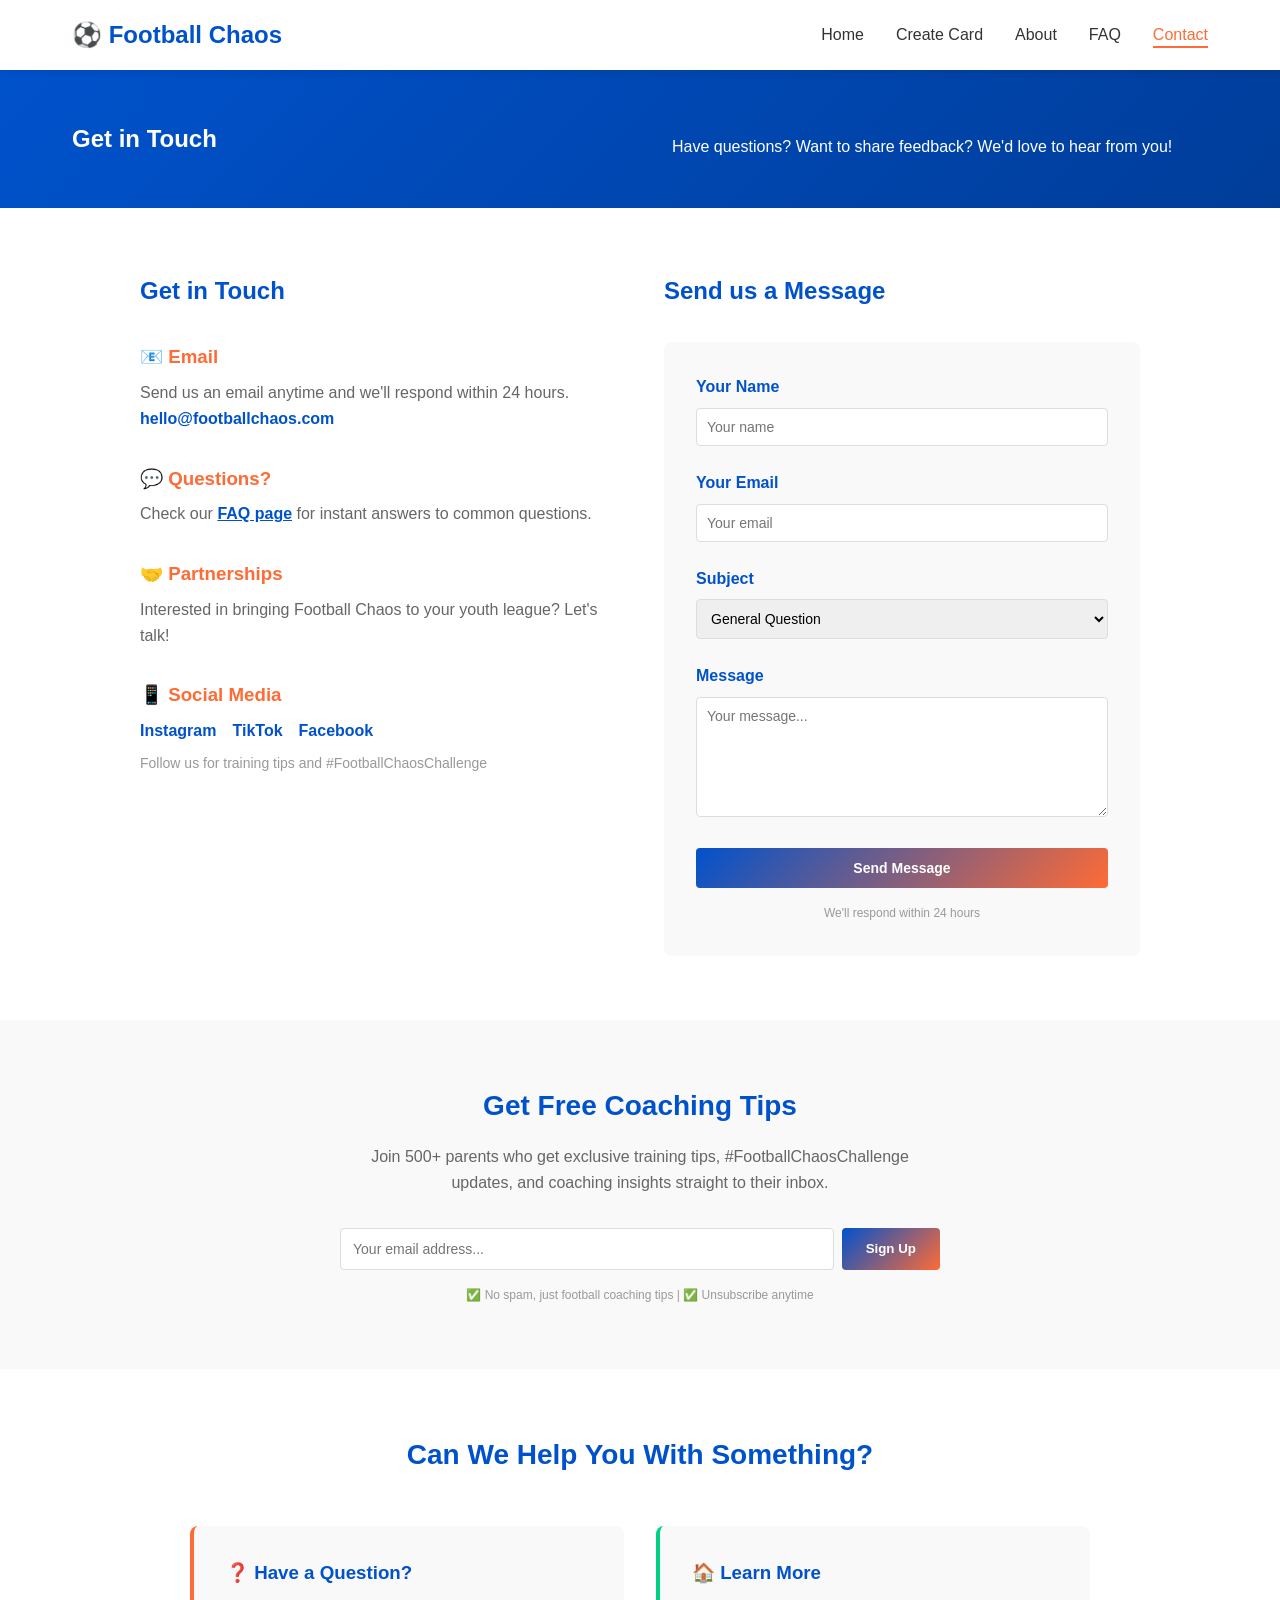
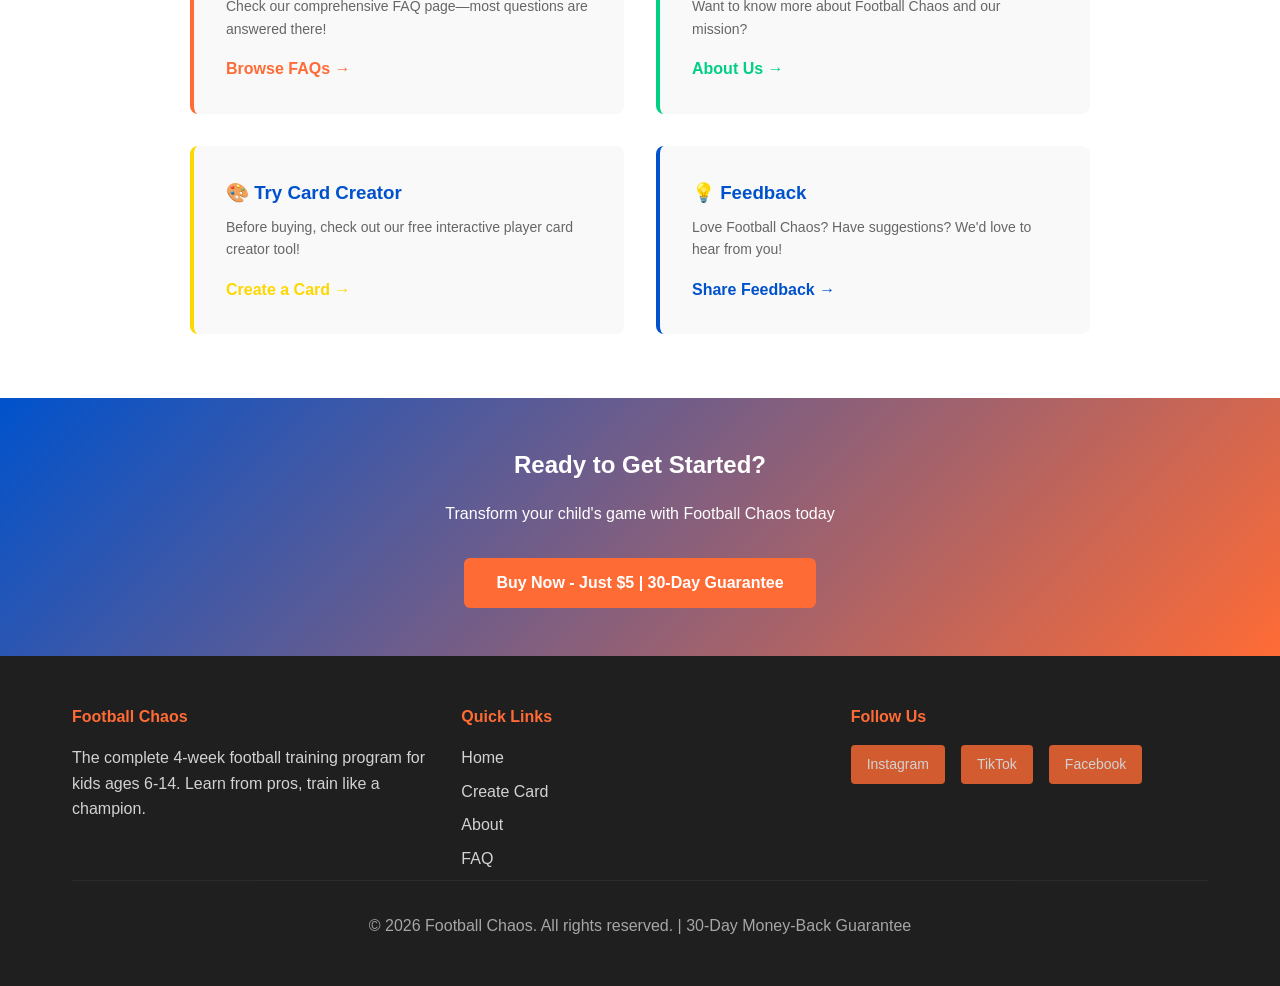
<file: contact.html>
<!DOCTYPE html>
<html lang="en">
<head>
    <meta charset="UTF-8">
    <meta name="viewport" content="width=device-width, initial-scale=1.0">
    <title>Contact Football Chaos - Get in Touch</title>
    <link rel="stylesheet" href="styles.css">
</head>
<body>

<!-- Navigation -->
<nav class="navbar">
    <div class="container">
        <div class="nav-brand">⚽ Football Chaos</div>
        <ul class="nav-links">
            <li><a href="index.html">Home</a></li>
            <li><a href="card-creator.html">Create Card</a></li>
            <li><a href="about.html">About</a></li>
            <li><a href="faq.html">FAQ</a></li>
            <li><a href="contact.html" class="active">Contact</a></li>
        </ul>
    </div>
</nav>

<!-- Hero Section -->
<section class="hero" style="padding: 3rem 0;">
    <div class="container">
        <h1>Get in Touch</h1>
        <p style="font-size: 16px; margin-top: 1rem;">Have questions? Want to share feedback? We'd love to hear from you!</p>
    </div>
</section>

<!-- Contact Section -->
<section style="background: white; padding: 4rem 0;">
    <div class="container">
        <div style="display: grid; grid-template-columns: 1fr 1fr; gap: 3rem; max-width: 1000px; margin: 0 auto;">
            
            <!-- Contact Info -->
            <div>
                <h2 style="color: #0052CC; font-size: 24px; margin-bottom: 2rem;">Get in Touch</h2>
                
                <div style="margin-bottom: 2rem;">
                    <h3 style="color: #FF6B35; margin-bottom: 0.5rem;">📧 Email</h3>
                    <p style="color: #666;">Send us an email anytime and we'll respond within 24 hours.</p>
                    <a href="mailto:hello@footballchaos.com" style="color: #0052CC; font-weight: bold; text-decoration: none;">hello@footballchaos.com</a>
                </div>
                
                <div style="margin-bottom: 2rem;">
                    <h3 style="color: #FF6B35; margin-bottom: 0.5rem;">💬 Questions?</h3>
                    <p style="color: #666;">Check our <a href="faq.html" style="color: #0052CC; font-weight: bold;">FAQ page</a> for instant answers to common questions.</p>
                </div>
                
                <div style="margin-bottom: 2rem;">
                    <h3 style="color: #FF6B35; margin-bottom: 0.5rem;">🤝 Partnerships</h3>
                    <p style="color: #666;">Interested in bringing Football Chaos to your youth league? Let's talk!</p>
                </div>
                
                <div style="margin-bottom: 2rem;">
                    <h3 style="color: #FF6B35; margin-bottom: 0.5rem;">📱 Social Media</h3>
                    <div style="display: flex; gap: 1rem;">
                        <a href="#" style="color: #0052CC; font-weight: bold; text-decoration: none;">Instagram</a>
                        <a href="#" style="color: #0052CC; font-weight: bold; text-decoration: none;">TikTok</a>
                        <a href="#" style="color: #0052CC; font-weight: bold; text-decoration: none;">Facebook</a>
                    </div>
                    <p style="color: #999; font-size: 14px; margin-top: 0.5rem;">Follow us for training tips and #FootballChaosChallenge</p>
                </div>
            </div>
            
            <!-- Contact Form -->
            <div>
                <h2 style="color: #0052CC; font-size: 24px; margin-bottom: 2rem;">Send us a Message</h2>
                
                <form style="background: #f9f9f9; padding: 2rem; border-radius: 8px;">
                    <div style="margin-bottom: 1.5rem;">
                        <label style="display: block; color: #0052CC; font-weight: bold; margin-bottom: 0.5rem;">Your Name</label>
                        <input type="text" placeholder="Your name" style="width: 100%; padding: 10px; border: 1px solid #ddd; border-radius: 4px; font-size: 14px;">
                    </div>
                    
                    <div style="margin-bottom: 1.5rem;">
                        <label style="display: block; color: #0052CC; font-weight: bold; margin-bottom: 0.5rem;">Your Email</label>
                        <input type="email" placeholder="Your email" style="width: 100%; padding: 10px; border: 1px solid #ddd; border-radius: 4px; font-size: 14px;">
                    </div>
                    
                    <div style="margin-bottom: 1.5rem;">
                        <label style="display: block; color: #0052CC; font-weight: bold; margin-bottom: 0.5rem;">Subject</label>
                        <select style="width: 100%; padding: 10px; border: 1px solid #ddd; border-radius: 4px; font-size: 14px;">
                            <option>General Question</option>
                            <option>Product Feedback</option>
                            <option>Partnership Inquiry</option>
                            <option>Bug Report</option>
                            <option>Other</option>
                        </select>
                    </div>
                    
                    <div style="margin-bottom: 1.5rem;">
                        <label style="display: block; color: #0052CC; font-weight: bold; margin-bottom: 0.5rem;">Message</label>
                        <textarea placeholder="Your message..." style="width: 100%; padding: 10px; border: 1px solid #ddd; border-radius: 4px; font-size: 14px; font-family: Arial; min-height: 120px;"></textarea>
                    </div>
                    
                    <button type="submit" style="width: 100%; padding: 12px; background: linear-gradient(135deg, #0052CC, #FF6B35); color: white; border: none; border-radius: 4px; font-weight: bold; font-size: 14px; cursor: pointer; transition: opacity 0.3s;">
                        Send Message
                    </button>
                    
                    <p style="color: #999; font-size: 12px; text-align: center; margin-top: 1rem;">We'll respond within 24 hours</p>
                </form>
            </div>
        </div>
    </div>
</section>

<!-- Email Signup Section -->
<section style="background: #f9f9f9; padding: 4rem 0;">
    <div class="container">
        <div style="max-width: 600px; margin: 0 auto; text-align: center;">
            <h2 style="color: #0052CC; font-size: 28px; margin-bottom: 1rem;">Get Free Coaching Tips</h2>
            <p style="color: #666; margin-bottom: 2rem; font-size: 16px;">Join 500+ parents who get exclusive training tips, #FootballChaosChallenge updates, and coaching insights straight to their inbox.</p>
            
            <div style="display: flex; gap: 0.5rem; margin-bottom: 1rem;">
                <input type="email" placeholder="Your email address..." style="flex: 1; padding: 12px; border: 1px solid #ddd; border-radius: 4px; font-size: 14px;">
                <button style="padding: 12px 24px; background: linear-gradient(135deg, #0052CC, #FF6B35); color: white; border: none; border-radius: 4px; font-weight: bold; cursor: pointer;">Sign Up</button>
            </div>
            
            <p style="color: #999; font-size: 12px;">✅ No spam, just football coaching tips | ✅ Unsubscribe anytime</p>
        </div>
    </div>
</section>

<!-- FAQ Quick Links -->
<section style="background: white; padding: 4rem 0;">
    <div class="container">
        <h2 style="text-align: center; color: #0052CC; font-size: 28px; margin-bottom: 3rem;">Can We Help You With Something?</h2>
        
        <div style="display: grid; grid-template-columns: repeat(2, 1fr); gap: 2rem; max-width: 900px; margin: 0 auto;">
            <div style="padding: 2rem; background: #f9f9f9; border-radius: 8px; border-left: 4px solid #FF6B35;">
                <h3 style="color: #0052CC; margin-bottom: 0.5rem;">❓ Have a Question?</h3>
                <p style="color: #666; margin-bottom: 1rem; font-size: 14px;">Check our comprehensive FAQ page—most questions are answered there!</p>
                <a href="faq.html" style="color: #FF6B35; font-weight: bold; text-decoration: none;">Browse FAQs →</a>
            </div>
            
            <div style="padding: 2rem; background: #f9f9f9; border-radius: 8px; border-left: 4px solid #00D084;">
                <h3 style="color: #0052CC; margin-bottom: 0.5rem;">🏠 Learn More</h3>
                <p style="color: #666; margin-bottom: 1rem; font-size: 14px;">Want to know more about Football Chaos and our mission?</p>
                <a href="about.html" style="color: #00D084; font-weight: bold; text-decoration: none;">About Us →</a>
            </div>
            
            <div style="padding: 2rem; background: #f9f9f9; border-radius: 8px; border-left: 4px solid #FFD700;">
                <h3 style="color: #0052CC; margin-bottom: 0.5rem;">🎨 Try Card Creator</h3>
                <p style="color: #666; margin-bottom: 1rem; font-size: 14px;">Before buying, check out our free interactive player card creator tool!</p>
                <a href="card-creator.html" style="color: #FFD700; font-weight: bold; text-decoration: none;">Create a Card →</a>
            </div>
            
            <div style="padding: 2rem; background: #f9f9f9; border-radius: 8px; border-left: 4px solid #0052CC;">
                <h3 style="color: #0052CC; margin-bottom: 0.5rem;">💡 Feedback</h3>
                <p style="color: #666; margin-bottom: 1rem; font-size: 14px;">Love Football Chaos? Have suggestions? We'd love to hear from you!</p>
                <a href="#feedback" style="color: #0052CC; font-weight: bold; text-decoration: none;">Share Feedback →</a>
            </div>
        </div>
    </div>
</section>

<!-- CTA Section -->
<section style="background: linear-gradient(135deg, #0052CC, #FF6B35); color: white; padding: 3rem 0; text-align: center;">
    <div class="container">
        <h2 style="margin-bottom: 1rem;">Ready to Get Started?</h2>
        <p style="margin-bottom: 2rem;">Transform your child's game with Football Chaos today</p>
        <a href="index.html" class="btn btn-primary">Buy Now - Just $5 | 30-Day Guarantee</a>
    </div>
</section>

<!-- Footer -->
<footer class="footer">
    <div class="container">
        <div class="footer-content">
            <div class="footer-section">
                <h4>Football Chaos</h4>
                <p>The complete 4-week football training program for kids ages 6-14. Learn from pros, train like a champion.</p>
            </div>
            
            <div class="footer-section">
                <h4>Quick Links</h4>
                <ul>
                    <li><a href="index.html">Home</a></li>
                    <li><a href="card-creator.html">Create Card</a></li>
                    <li><a href="about.html">About</a></li>
                    <li><a href="faq.html">FAQ</a></li>
                </ul>
            </div>
            
            <div class="footer-section">
                <h4>Follow Us</h4>
                <div class="social-links">
                    <a href="#" class="social-link">Instagram</a>
                    <a href="#" class="social-link">TikTok</a>
                    <a href="#" class="social-link">Facebook</a>
                </div>
            </div>
        </div>
        
        <div class="footer-bottom">
            <p>&copy; 2026 Football Chaos. All rights reserved. | 30-Day Money-Back Guarantee</p>
        </div>
    </div>
</footer>

</body>
</html>
</file>
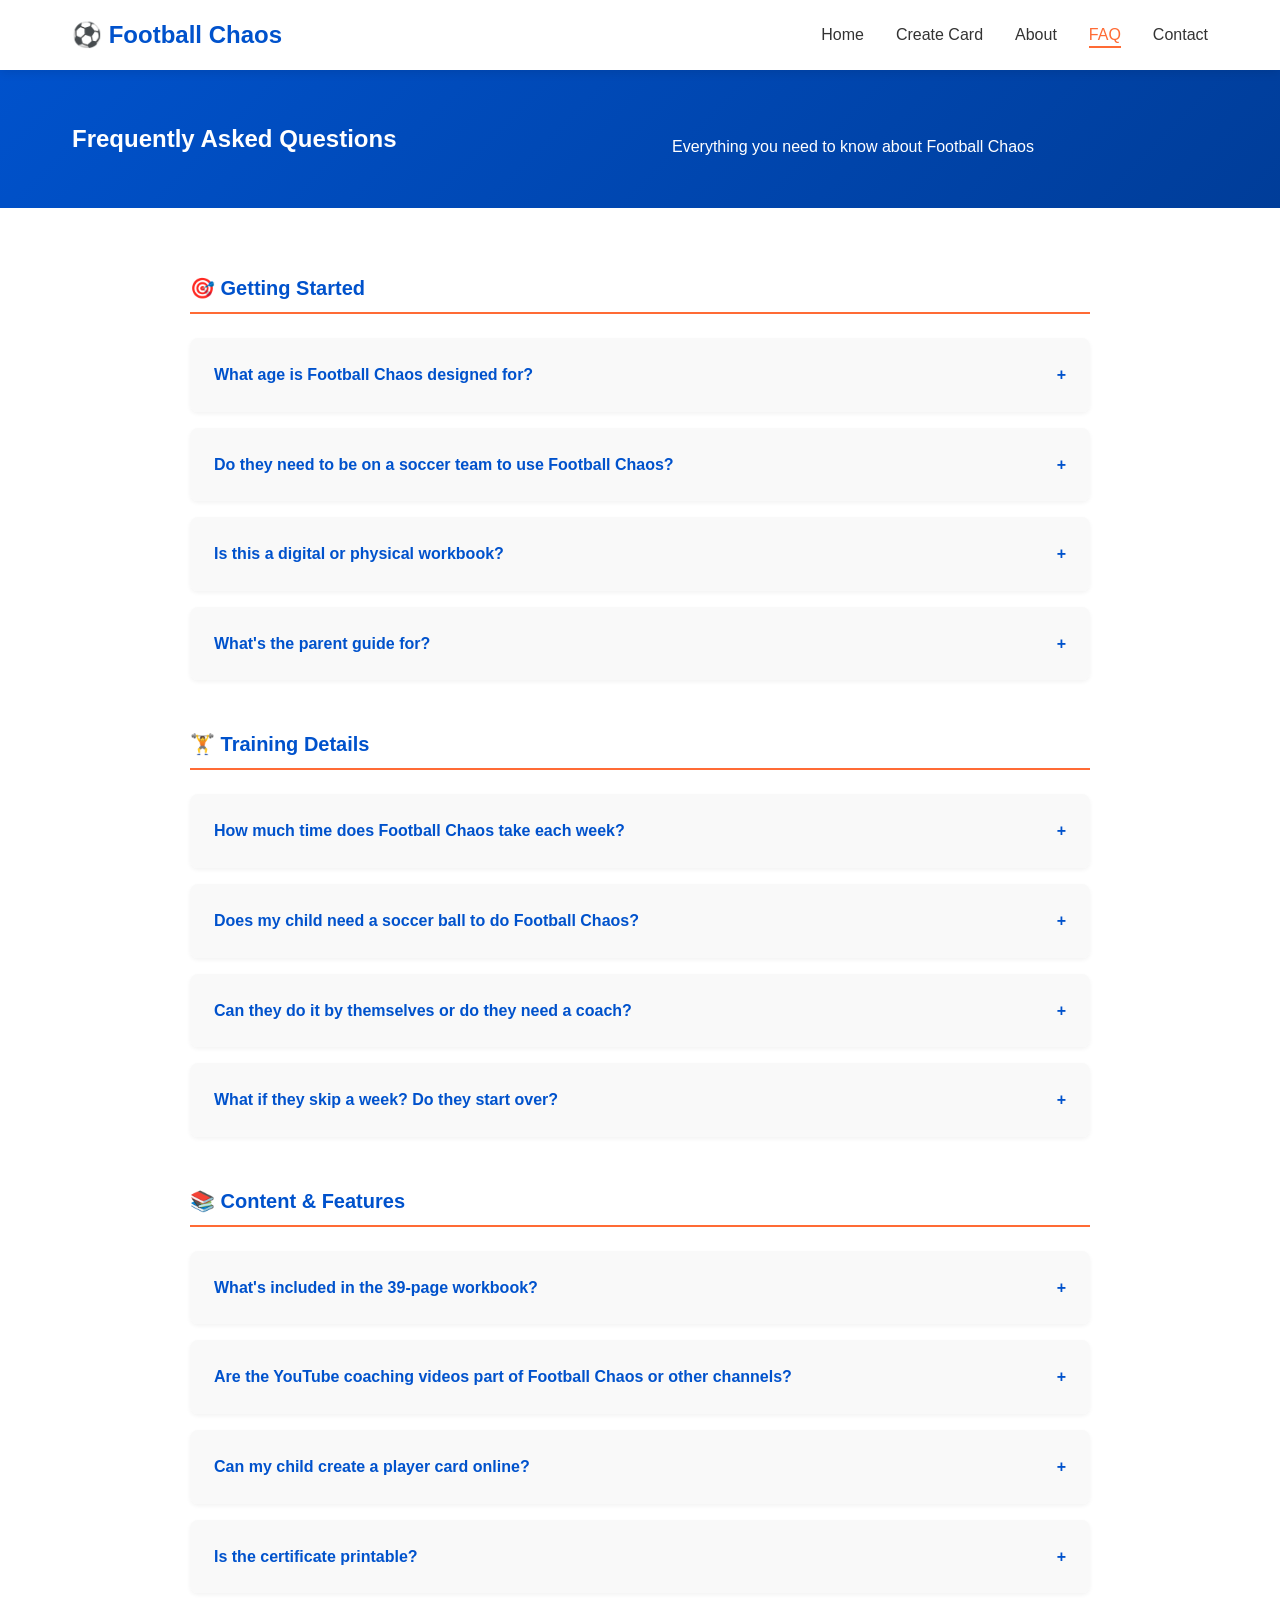
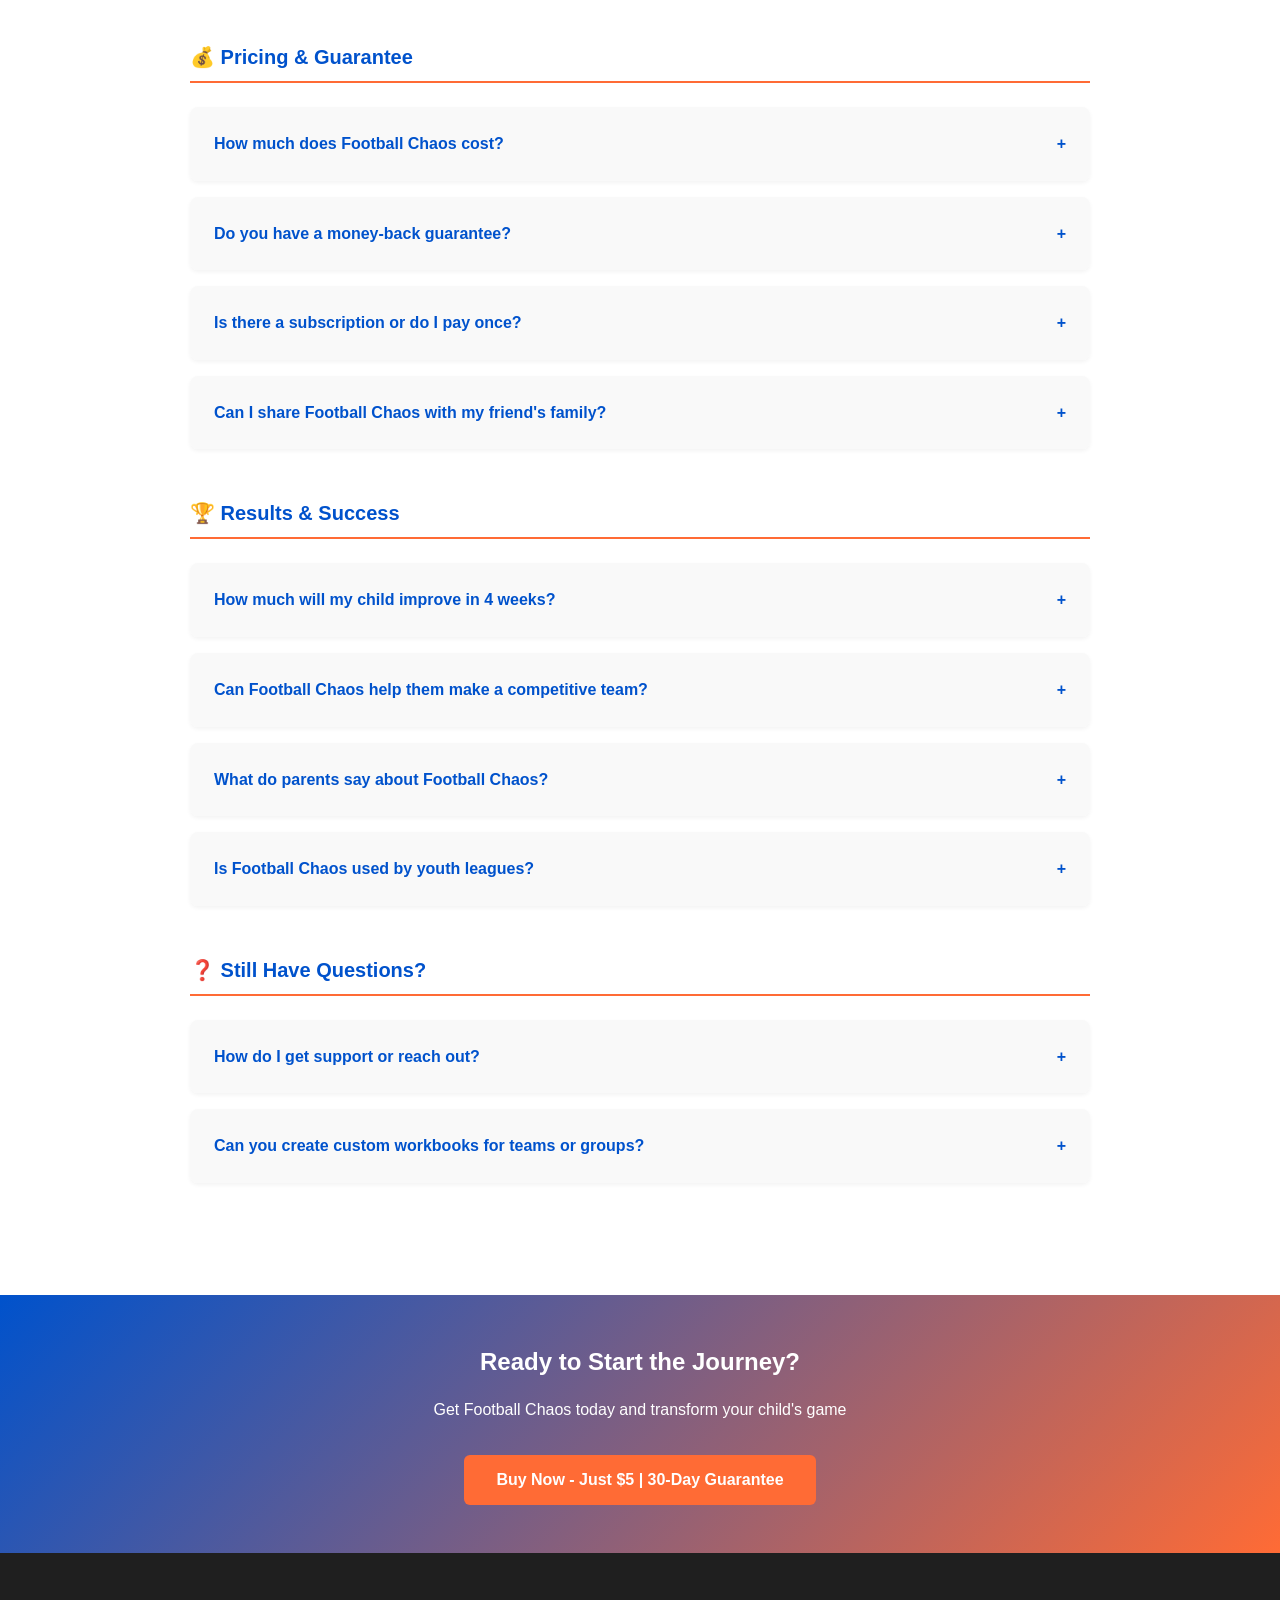
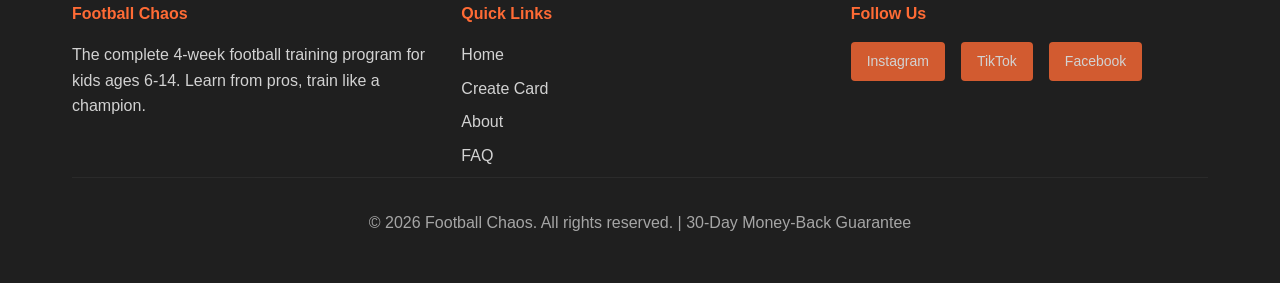
<file: faq.html>
<!DOCTYPE html>
<html lang="en">
<head>
    <meta charset="UTF-8">
    <meta name="viewport" content="width=device-width, initial-scale=1.0">
    <title>Football Chaos FAQ - Frequently Asked Questions</title>
    <link rel="stylesheet" href="styles.css">
    <style>
        .faq-container {
            max-width: 900px;
            margin: 0 auto;
        }
        .faq-category {
            margin-bottom: 3rem;
        }
        .faq-category h3 {
            color: #0052CC;
            font-size: 20px;
            margin-bottom: 1.5rem;
            border-bottom: 2px solid #FF6B35;
            padding-bottom: 0.5rem;
        }
        .faq-question {
            background: white;
            margin-bottom: 1rem;
            border-radius: 8px;
            overflow: hidden;
            box-shadow: 0 2px 4px rgba(0,0,0,0.05);
        }
        .faq-q {
            padding: 1.5rem;
            cursor: pointer;
            background: #f9f9f9;
            font-weight: 600;
            color: #0052CC;
            display: flex;
            justify-content: space-between;
            align-items: center;
            transition: background 0.3s;
        }
        .faq-q:hover {
            background: #efefef;
        }
        .faq-a {
            padding: 1.5rem;
            color: #333;
            line-height: 1.8;
            display: none;
        }
        .faq-a.active {
            display: block;
        }
    </style>
</head>
<body>

<!-- Navigation -->
<nav class="navbar">
    <div class="container">
        <div class="nav-brand">⚽ Football Chaos</div>
        <ul class="nav-links">
            <li><a href="index.html">Home</a></li>
            <li><a href="card-creator.html">Create Card</a></li>
            <li><a href="about.html">About</a></li>
            <li><a href="faq.html" class="active">FAQ</a></li>
            <li><a href="contact.html">Contact</a></li>
        </ul>
    </div>
</nav>

<!-- Hero Section -->
<section class="hero" style="padding: 3rem 0;">
    <div class="container">
        <h1>Frequently Asked Questions</h1>
        <p style="font-size: 16px; margin-top: 1rem;">Everything you need to know about Football Chaos</p>
    </div>
</section>

<!-- FAQ Content -->
<section style="background: white; padding: 4rem 0;">
    <div class="container">
        <div class="faq-container">
            
            <!-- Getting Started -->
            <div class="faq-category">
                <h3>🎯 Getting Started</h3>
                
                <div class="faq-question">
                    <div class="faq-q" onclick="this.parentElement.querySelector('.faq-a').classList.toggle('active')">
                        <span>What age is Football Chaos designed for?</span>
                        <span>+</span>
                    </div>
                    <div class="faq-a">
                        <p>Football Chaos is designed for kids ages 6-14. The program scales to different skill levels—beginners find the challenges achievable and confidence-building, while more advanced players find progression and depth in the 4-week plan.</p>
                    </div>
                </div>
                
                <div class="faq-question">
                    <div class="faq-q" onclick="this.parentElement.querySelector('.faq-a').classList.toggle('active')">
                        <span>Do they need to be on a soccer team to use Football Chaos?</span>
                        <span>+</span>
                    </div>
                    <div class="faq-a">
                        <p>No! Football Chaos works great whether your child is on a competitive team, a casual league, or just plays in the backyard. The program is designed to complement any level of involvement.</p>
                    </div>
                </div>
                
                <div class="faq-question">
                    <div class="faq-q" onclick="this.parentElement.querySelector('.faq-a').classList.toggle('active')">
                        <span>Is this a digital or physical workbook?</span>
                        <span>+</span>
                    </div>
                    <div class="faq-a">
                        <p>Football Chaos comes as a digital PDF workbook that you can print at home or view on a tablet. Print it to follow along during training sessions, or use it digitally—whatever works best for your family!</p>
                    </div>
                </div>
                
                <div class="faq-question">
                    <div class="faq-q" onclick="this.parentElement.querySelector('.faq-a').classList.toggle('active')">
                        <span>What's the parent guide for?</span>
                        <span>+</span>
                    </div>
                    <div class="faq-a">
                        <p>The 4-page parent guide gives you everything you need to support your child's training journey. It includes week-by-week expectations, how to motivate your child, what to watch for in their progress, and solutions to common challenges parents face.</p>
                    </div>
                </div>
            </div>
            
            <!-- Training Details -->
            <div class="faq-category">
                <h3>🏋️ Training Details</h3>
                
                <div class="faq-question">
                    <div class="faq-q" onclick="this.parentElement.querySelector('.faq-a').classList.toggle('active')">
                        <span>How much time does Football Chaos take each week?</span>
                        <span>+</span>
                    </div>
                    <div class="faq-a">
                        <p>About 2-3 hours per week total. This breaks down to roughly 15-20 minutes on workbook activities (understanding concepts, filling out the exercises) and 20-30 minutes of actual drills and practice. Most families find this easily fits into a regular training schedule.</p>
                    </div>
                </div>
                
                <div class="faq-question">
                    <div class="faq-q" onclick="this.parentElement.querySelector('.faq-a').classList.toggle('active')">
                        <span>Does my child need a soccer ball to do Football Chaos?</span>
                        <span>+</span>
                    </div>
                    <div class="faq-a">
                        <p>Yes, they'll need a soccer ball (any size works), a space to practice (backyard, field, park), and ideally a wall for some drills. Most activities adapt to different space sizes—you don't need a full field.</p>
                    </div>
                </div>
                
                <div class="faq-question">
                    <div class="faq-q" onclick="this.parentElement.querySelector('.faq-a').classList.toggle('active')">
                        <span>Can they do it by themselves or do they need a coach?</span>
                        <span>+</span>
                    </div>
                    <div class="faq-a">
                        <p>Most activities kids can do independently, but having a parent present helps with motivation and safety. The parent guide prepares you to support them. The YouTube coaching videos embedded in each drill provide live guidance.</p>
                    </div>
                </div>
                
                <div class="faq-question">
                    <div class="faq-q" onclick="this.parentElement.querySelector('.faq-a').classList.toggle('active')">
                        <span>What if they skip a week? Do they start over?</span>
                        <span>+</span>
                    </div>
                    <div class="faq-a">
                        <p>No! The program is flexible. If they miss a week, just pick up where they left off. Football skills build cumulatively, so any missed week can be made up. Some families spread 4 weeks over 6 weeks—it's about consistency, not speed.</p>
                    </div>
                </div>
            </div>
            
            <!-- Content & Features -->
            <div class="faq-category">
                <h3>📚 Content & Features</h3>
                
                <div class="faq-question">
                    <div class="faq-q" onclick="this.parentElement.querySelector('.faq-a').classList.toggle('active')">
                        <span>What's included in the 39-page workbook?</span>
                        <span>+</span>
                    </div>
                    <div class="faq-a">
                        <p>The workbook includes welcome activities, player profiles, a mystery player challenge, a 4-week structured training plan (12+ YouTube coaching videos), interactive activities like VAR Courtroom and Penalty Lab, a celebration designer section, and a final "You Are The Pro" achievement section with a printable certificate.</p>
                    </div>
                </div>
                
                <div class="faq-question">
                    <div class="faq-q" onclick="this.parentElement.querySelector('.faq-a').classList.toggle('active')">
                        <span>Are the YouTube coaching videos part of Football Chaos or other channels?</span>
                        <span>+</span>
                    </div>
                    <div class="faq-a">
                        <p>We've curated links to verified coaching channels (verified trainers and academies). Each video is carefully selected for quality, safety, and alignment with that week's focus. All videos are public and freely available on YouTube.</p>
                    </div>
                </div>
                
                <div class="faq-question">
                    <div class="faq-q" onclick="this.parentElement.querySelector('.faq-a').classList.toggle('active')">
                        <span>Can my child create a player card online?</span>
                        <span>+</span>
                    </div>
                    <div class="faq-a">
                        <p>Yes! The interactive Card Creator tool lets them design their own pro player card with team backgrounds, stat ratings (Speed, Shooting, Control, Game IQ), upload a photo, and share it with the #FootballChaosChallenge on social media.</p>
                    </div>
                </div>
                
                <div class="faq-question">
                    <div class="faq-q" onclick="this.parentElement.querySelector('.faq-a').classList.toggle('active')">
                        <span>Is the certificate printable?</span>
                        <span>+</span>
                    </div>
                    <div class="faq-a">
                        <p>Yes! After completing the 4 weeks, kids get a printable achievement certificate they can print, frame, and display. It's a great way to celebrate their transformation and hard work.</p>
                    </div>
                </div>
            </div>
            
            <!-- Pricing & Guarantee -->
            <div class="faq-category">
                <h3>💰 Pricing & Guarantee</h3>
                
                <div class="faq-question">
                    <div class="faq-q" onclick="this.parentElement.querySelector('.faq-a').classList.toggle('active')">
                        <span>How much does Football Chaos cost?</span>
                        <span>+</span>
                    </div>
                    <div class="faq-a">
                        <p>Just $5.00 for the complete workbook, parent guide, access to the card creator, and all materials. That's less than a single training session and way more valuable!</p>
                    </div>
                </div>
                
                <div class="faq-question">
                    <div class="faq-q" onclick="this.parentElement.querySelector('.faq-a').classList.toggle('active')">
                        <span>Do you have a money-back guarantee?</span>
                        <span>+</span>
                    </div>
                    <div class="faq-a">
                        <p>Yes! We offer a 30-day money-back guarantee. If Football Chaos isn't right for your family for any reason, just reach out and we'll refund you, no questions asked.</p>
                    </div>
                </div>
                
                <div class="faq-question">
                    <div class="faq-q" onclick="this.parentElement.querySelector('.faq-a').classList.toggle('active')">
                        <span>Is there a subscription or do I pay once?</span>
                        <span>+</span>
                    </div>
                    <div class="faq-a">
                        <p>You pay once ($5) and own the entire program forever. No subscriptions, no hidden fees. You can use it for multiple children or revisit it anytime.</p>
                    </div>
                </div>
                
                <div class="faq-question">
                    <div class="faq-q" onclick="this.parentElement.querySelector('.faq-a').classList.toggle('active')">
                        <span>Can I share Football Chaos with my friend's family?</span>
                        <span>+</span>
                    </div>
                    <div class="faq-a">
                        <p>Each purchase is for personal/family use. If your friends want to use Football Chaos, they can purchase their own copy for just $5. That supports us in creating more great content!</p>
                    </div>
                </div>
            </div>
            
            <!-- Results & Success -->
            <div class="faq-category">
                <h3>🏆 Results & Success</h3>
                
                <div class="faq-question">
                    <div class="faq-q" onclick="this.parentElement.querySelector('.faq-a').classList.toggle('active')">
                        <span>How much will my child improve in 4 weeks?</span>
                        <span>+</span>
                    </div>
                    <div class="faq-a">
                        <p>Results vary by starting level and consistency, but most kids see significant improvements in ball control, confidence, and technical skills. The biggest win? A genuine love for the game and belief that they can keep improving.</p>
                    </div>
                </div>
                
                <div class="faq-question">
                    <div class="faq-q" onclick="this.parentElement.querySelector('.faq-a').classList.toggle('active')">
                        <span>Can Football Chaos help them make a competitive team?</span>
                        <span>+</span>
                    </div>
                    <div class="faq-a">
                        <p>Absolutely! Many kids who've completed Football Chaos report increased confidence at tryouts. The program teaches real skills, game awareness, and the professional mindset—all things coaches notice and value.</p>
                    </div>
                </div>
                
                <div class="faq-question">
                    <div class="faq-q" onclick="this.parentElement.querySelector('.faq-a').classList.toggle('active')">
                        <span>What do parents say about Football Chaos?</span>
                        <span>+</span>
                    </div>
                    <div class="faq-a">
                        <p>Our 4.9/5 star rating speaks volumes. Parents love that: kids are excited to practice, improvements are visible, the parent guide makes them feel confident supporting their child, and it's affordable. Check our homepage for real testimonials!</p>
                    </div>
                </div>
                
                <div class="faq-question">
                    <div class="faq-q" onclick="this.parentElement.querySelector('.faq-a').classList.toggle('active')">
                        <span>Is Football Chaos used by youth leagues?</span>
                        <span>+</span>
                    </div>
                    <div class="faq-a">
                        <p>Yes! Several youth leagues recommend Football Chaos to families looking to supplement team training. Some coaches even use it as optional enrichment for their players.</p>
                    </div>
                </div>
            </div>
            
            <!-- Technical & Support -->
            <div class="faq-category">
                <h3>❓ Still Have Questions?</h3>
                
                <div class="faq-question">
                    <div class="faq-q" onclick="this.parentElement.querySelector('.faq-a').classList.toggle('active')">
                        <span>How do I get support or reach out?</span>
                        <span>+</span>
                    </div>
                    <div class="faq-a">
                        <p>Visit our <a href="contact.html" style="color: #0052CC; font-weight: bold;">Contact page</a> to email us. We respond to all inquiries within 24 hours. We're here to help!</p>
                    </div>
                </div>
                
                <div class="faq-question">
                    <div class="faq-q" onclick="this.parentElement.querySelector('.faq-a').classList.toggle('active')">
                        <span>Can you create custom workbooks for teams or groups?</span>
                        <span>+</span>
                    </div>
                    <div class="faq-a">
                        <p>Great question! We're exploring group licensing for youth leagues and teams. Email us at <a href="contact.html" style="color: #0052CC; font-weight: bold;">contact.html</a> to discuss bulk orders or custom needs.</p>
                    </div>
                </div>
            </div>
        </div>
    </div>
</section>

<!-- CTA Section -->
<section style="background: linear-gradient(135deg, #0052CC, #FF6B35); color: white; padding: 3rem 0; text-align: center;">
    <div class="container">
        <h2 style="margin-bottom: 1rem;">Ready to Start the Journey?</h2>
        <p style="margin-bottom: 2rem;">Get Football Chaos today and transform your child's game</p>
        <a href="index.html" class="btn btn-primary">Buy Now - Just $5 | 30-Day Guarantee</a>
    </div>
</section>

<!-- Footer -->
<footer class="footer">
    <div class="container">
        <div class="footer-content">
            <div class="footer-section">
                <h4>Football Chaos</h4>
                <p>The complete 4-week football training program for kids ages 6-14. Learn from pros, train like a champion.</p>
            </div>
            
            <div class="footer-section">
                <h4>Quick Links</h4>
                <ul>
                    <li><a href="index.html">Home</a></li>
                    <li><a href="card-creator.html">Create Card</a></li>
                    <li><a href="about.html">About</a></li>
                    <li><a href="faq.html">FAQ</a></li>
                </ul>
            </div>
            
            <div class="footer-section">
                <h4>Follow Us</h4>
                <div class="social-links">
                    <a href="#" class="social-link">Instagram</a>
                    <a href="#" class="social-link">TikTok</a>
                    <a href="#" class="social-link">Facebook</a>
                </div>
            </div>
        </div>
        
        <div class="footer-bottom">
            <p>&copy; 2026 Football Chaos. All rights reserved. | 30-Day Money-Back Guarantee</p>
        </div>
    </div>
</footer>

</body>
</html>
</file>
<file: styles.css>
/* Global Styles */
* {
    margin: 0;
    padding: 0;
    box-sizing: border-box;
}

html {
    scroll-behavior: smooth;
}

body {
    font-family: 'Segoe UI', Tahoma, Geneva, Verdana, sans-serif;
    line-height: 1.6;
    color: #333;
    background: #f5f5f5;
}

.container {
    max-width: 1200px;
    margin: 0 auto;
    padding: 0 2rem;
}

/* Navigation */
.navbar {
    background: white;
    box-shadow: 0 2px 10px rgba(0,0,0,0.1);
    position: sticky;
    top: 0;
    z-index: 100;
}

.navbar .container {
    display: flex;
    justify-content: space-between;
    align-items: center;
    padding: 1rem 2rem;
}

.nav-brand {
    font-size: 24px;
    font-weight: 700;
    color: #0052CC;
    text-decoration: none;
}

.nav-links {
    display: flex;
    list-style: none;
    gap: 2rem;
}

.nav-links a {
    text-decoration: none;
    color: #333;
    font-weight: 500;
    transition: color 0.3s;
    position: relative;
}

.nav-links a:hover,
.nav-links a.active {
    color: #FF6B35;
}

.nav-links a::after {
    content: '';
    position: absolute;
    bottom: -5px;
    left: 0;
    width: 0;
    height: 2px;
    background: #FF6B35;
    transition: width 0.3s;
}

.nav-links a:hover::after,
.nav-links a.active::after {
    width: 100%;
}

/* Hero Section */
.hero {
    background: linear-gradient(135deg, #0052CC 0%, #003d99 100%);
    color: white;
    padding: 6rem 0;
}

.hero .container {
    display: grid;
    grid-template-columns: 1fr 1fr;
    gap: 4rem;
    align-items: center;
}

.hero-content h1 {
    font-size: 48px;
    margin-bottom: 1rem;
    line-height: 1.2;
}

.hero-content p {
    font-size: 20px;
    margin-bottom: 2rem;
    opacity: 0.9;
}

.hero-buttons {
    display: flex;
    gap: 1rem;
    flex-wrap: wrap;
}

.hero-card-preview {
    width: 100%;
    max-width: 350px;
    aspect-ratio: 3.5/5;
    border-radius: 12px;
    box-shadow: 0 12px 40px rgba(0,0,0,0.3);
    overflow: hidden;
}

/* Buttons */
.btn {
    display: inline-block;
    padding: 12px 32px;
    border-radius: 6px;
    text-decoration: none;
    font-weight: 600;
    transition: all 0.3s;
    border: none;
    cursor: pointer;
    font-size: 16px;
}

.btn-primary {
    background: #FF6B35;
    color: white;
}

.btn-primary:hover {
    background: #E67E00;
    transform: translateY(-2px);
    box-shadow: 0 8px 20px rgba(255, 140, 0, 0.3);
}

.btn-secondary {
    background: white;
    color: #0052CC;
    border: 2px solid white;
}

.btn-secondary:hover {
    background: transparent;
    color: white;
}

.btn-large {
    padding: 16px 40px;
    font-size: 18px;
}

/* Stats Section */
.stats-section {
    background: white;
    padding: 4rem 0;
}

.stats-section .container {
    display: grid;
    grid-template-columns: repeat(4, 1fr);
    gap: 2rem;
}

.stat-box {
    text-align: center;
    padding: 2rem;
    background: #f9f9f9;
    border-radius: 8px;
    border-left: 4px solid #FF6B35;
}

.stat-number {
    font-size: 48px;
    font-weight: 700;
    color: #FF6B35;
    margin-bottom: 0.5rem;
}

.stat-label {
    font-size: 16px;
    color: #666;
}

/* Features Section */
.features-section {
    background: white;
    padding: 4rem 0;
}

.features-section h2 {
    text-align: center;
    font-size: 36px;
    margin-bottom: 3rem;
    color: #0052CC;
}

.features-grid {
    display: grid;
    grid-template-columns: repeat(3, 1fr);
    gap: 2rem;
}

.feature-card {
    background: #f9f9f9;
    padding: 2rem;
    border-radius: 8px;
    border-top: 4px solid #FF6B35;
    transition: transform 0.3s, box-shadow 0.3s;
}

.feature-card:hover {
    transform: translateY(-8px);
    box-shadow: 0 12px 30px rgba(0,0,0,0.1);
}

.feature-icon {
    font-size: 40px;
    margin-bottom: 1rem;
}

.feature-card h3 {
    color: #0052CC;
    margin-bottom: 1rem;
    font-size: 20px;
}

.feature-card p {
    color: #666;
    line-height: 1.6;
}

/* Card Creator CTA */
.card-creator-cta {
    background: linear-gradient(135deg, #FF6B35 0%, #0052CC 100%);
    color: white;
    padding: 4rem 0;
    text-align: center;
}

.card-creator-cta h2 {
    font-size: 36px;
    margin-bottom: 1rem;
}

.card-creator-cta p {
    font-size: 18px;
    margin-bottom: 2rem;
    opacity: 0.9;
}

/* How It Works */
.how-works-section {
    background: white;
    padding: 4rem 0;
}

.how-works-section h2 {
    text-align: center;
    font-size: 36px;
    margin-bottom: 3rem;
    color: #0052CC;
}

.steps-grid {
    display: grid;
    grid-template-columns: repeat(4, 1fr);
    gap: 2rem;
}

.step {
    text-align: center;
    padding: 2rem;
    background: #f9f9f9;
    border-radius: 8px;
}

.step-number {
    width: 50px;
    height: 50px;
    background: #FF6B35;
    color: white;
    border-radius: 50%;
    display: flex;
    align-items: center;
    justify-content: center;
    font-size: 24px;
    font-weight: 700;
    margin: 0 auto 1rem;
}

.step h3 {
    color: #0052CC;
    margin-bottom: 0.5rem;
}

.step p {
    color: #666;
}

/* Testimonials */
.testimonials-section {
    background: white;
    padding: 4rem 0;
}

.testimonials-section h2 {
    text-align: center;
    font-size: 36px;
    margin-bottom: 3rem;
    color: #0052CC;
}

.testimonials-grid {
    display: grid;
    grid-template-columns: repeat(3, 1fr);
    gap: 2rem;
}

.testimonial {
    background: #f9f9f9;
    padding: 2rem;
    border-radius: 8px;
    border-left: 4px solid #FF6B35;
}

.testimonial p {
    font-style: italic;
    color: #333;
    margin-bottom: 1rem;
}

.testimonial-author {
    color: #FF6B35;
    font-weight: 600;
    font-size: 14px;
}

/* FAQ Preview */
.faq-preview-section {
    background: white;
    padding: 4rem 0;
}

.faq-preview-section h2 {
    text-align: center;
    font-size: 36px;
    margin-bottom: 3rem;
    color: #0052CC;
}

.faq-grid {
    display: grid;
    grid-template-columns: repeat(2, 1fr);
    gap: 2rem;
}

.faq-item {
    background: #f9f9f9;
    padding: 2rem;
    border-radius: 8px;
}

.faq-item h3 {
    color: #0052CC;
    margin-bottom: 0.5rem;
}

.faq-item p {
    color: #666;
}

/* Final CTA */
.final-cta {
    background: linear-gradient(135deg, #0052CC 0%, #003d99 100%);
    color: white;
    padding: 4rem 0;
    text-align: center;
}

.final-cta h2 {
    font-size: 36px;
    margin-bottom: 1rem;
}

.final-cta p {
    font-size: 18px;
    margin-bottom: 2rem;
    opacity: 0.9;
}

/* Footer */
.footer {
    background: #1f1f1f;
    color: white;
    padding: 3rem 0 1rem;
}

.footer .container {
    margin-bottom: 2rem;
}

.footer-content {
    display: grid;
    grid-template-columns: repeat(3, 1fr);
    gap: 2rem;
}

.footer-section h4 {
    color: #FF6B35;
    margin-bottom: 1rem;
}

.footer-section p {
    opacity: 0.8;
}

.footer-section ul {
    list-style: none;
}

.footer-section ul li {
    margin-bottom: 0.5rem;
}

.footer-section a {
    color: white;
    text-decoration: none;
    opacity: 0.8;
    transition: opacity 0.3s;
}

.footer-section a:hover {
    opacity: 1;
    color: #FF6B35;
}

.social-links {
    display: flex;
    gap: 1rem;
}

.social-link {
    display: inline-block;
    padding: 8px 16px;
    background: #FF6B35;
    border-radius: 4px;
    font-size: 14px;
}

.social-link:hover {
    background: #E67E00;
}

.footer-bottom {
    text-align: center;
    padding-top: 2rem;
    border-top: 1px solid #333;
    opacity: 0.6;
}

/* Responsive Design */
@media (max-width: 768px) {
    .nav-links {
        gap: 1rem;
        font-size: 14px;
    }
    
    .hero .container {
        grid-template-columns: 1fr;
        padding: 3rem 0;
    }
    
    .hero-content h1 {
        font-size: 32px;
    }
    
    .hero-content p {
        font-size: 16px;
    }
    
    .stats-section .container,
    .features-grid,
    .steps-grid,
    .testimonials-grid,
    .footer-content {
        grid-template-columns: 1fr;
    }
    
    .faq-grid {
        grid-template-columns: 1fr;
    }
    
    .hero-buttons {
        flex-direction: column;
    }
    
    .btn {
        width: 100%;
        text-align: center;
    }
}

@media (max-width: 480px) {
    .container {
        padding: 0 1rem;
    }
    
    .navbar .container {
        flex-direction: column;
        gap: 1rem;
    }
    
    .nav-links {
        flex-direction: column;
        gap: 0.5rem;
        width: 100%;
    }
    
    .hero-content h1 {
        font-size: 24px;
    }
    
    .features-section h2,
    .how-works-section h2,
    .testimonials-section h2,
    .faq-preview-section h2,
    .final-cta h2 {
        font-size: 24px;
    }
}
/* Stats Section */
.stats-section {
    background: linear-gradient(135deg, #0052CC 0%, #FF6B35 100%);
    color: white;
    padding: 4rem 0;
    margin: 2rem 0;
}

.stats-section .container {
    display: grid;
    grid-template-columns: repeat(4, 1fr);
    gap: 2rem;
}

.stat-box {
    text-align: center;
}

.stat-number {
    font-size: 48px;
    font-weight: bold;
    display: block;
    margin-bottom: 0.5rem;
}

.stat-label {
    font-size: 16px;
    opacity: 0.95;
}

/* Features Section */
.features-section {
    padding: 4rem 0;
    background: white;
}

.features-section h2 {
    text-align: center;
    font-size: 32px;
    color: #0052CC;
    margin-bottom: 3rem;
}

.features-grid {
    display: grid;
    grid-template-columns: repeat(3, 1fr);
    gap: 2rem;
}

.feature-card {
    padding: 2rem;
    background: #f9f9f9;
    border-radius: 8px;
    border-left: 4px solid #FF6B35;
    transition: transform 0.3s, box-shadow 0.3s;
}

.feature-card:hover {
    transform: translateY(-5px);
    box-shadow: 0 8px 20px rgba(0, 82, 204, 0.15);
}

.feature-icon {
    font-size: 36px;
    margin-bottom: 1rem;
}

.feature-card h3 {
    color: #0052CC;
    margin-bottom: 0.5rem;
    font-size: 18px;
}

.feature-card p {
    color: #666;
    font-size: 14px;
    line-height: 1.6;
}

/* Testimonials Section */
.testimonials-section {
    background: white;
    padding: 4rem 0;
}

.testimonials-section h2 {
    text-align: center;
    font-size: 32px;
    color: #0052CC;
    margin-bottom: 3rem;
}

.testimonials-grid {
    display: grid;
    grid-template-columns: repeat(3, 1fr);
    gap: 2rem;
}

.testimonial {
    padding: 2rem;
    background: #f9f9f9;
    border-radius: 8px;
    border-top: 3px solid #00D084;
    box-shadow: 0 2px 8px rgba(0, 0, 0, 0.05);
}

.testimonial p {
    color: #333;
    font-style: italic;
    line-height: 1.6;
    margin-bottom: 1rem;
}

.testimonial-author {
    color: #0052CC;
    font-weight: bold;
    font-size: 14px;
}

/* Card Creator CTA */
.card-creator-cta {
    background: linear-gradient(135deg, #FF6B35, #00D084);
    color: white;
    padding: 3rem 0;
    text-align: center;
}

.card-creator-cta h2 {
    font-size: 32px;
    margin-bottom: 1rem;
}

.card-creator-cta p {
    font-size: 16px;
    margin-bottom: 2rem;
    opacity: 0.95;
}

/* How It Works Section */
.how-works-section {
    background: white;
    padding: 4rem 0;
}

.how-works-section h2 {
    text-align: center;
    font-size: 32px;
    color: #0052CC;
    margin-bottom: 3rem;
}

.steps-grid {
    display: grid;
    grid-template-columns: repeat(4, 1fr);
    gap: 2rem;
}

.step {
    text-align: center;
    padding: 2rem 1.5rem;
    background: #f9f9f9;
    border-radius: 8px;
}

.step-number {
    width: 50px;
    height: 50px;
    background: #0052CC;
    color: white;
    border-radius: 50%;
    display: flex;
    align-items: center;
    justify-content: center;
    font-size: 24px;
    font-weight: bold;
    margin: 0 auto 1rem;
}

.step h3 {
    color: #0052CC;
    margin-bottom: 0.5rem;
}

.step p {
    color: #666;
    font-size: 14px;
    line-height: 1.6;
}

/* FAQ Preview Section */
.faq-preview-section {
    background: white;
    padding: 4rem 0;
}

.faq-preview-section h2 {
    text-align: center;
    font-size: 32px;
    color: #0052CC;
    margin-bottom: 3rem;
}

.faq-grid {
    display: grid;
    grid-template-columns: repeat(2, 1fr);
    gap: 2rem;
    margin-bottom: 3rem;
}

.faq-item {
    padding: 2rem;
    background: #f9f9f9;
    border-radius: 8px;
    border-left: 4px solid #FF6B35;
}

.faq-item h3 {
    color: #0052CC;
    margin-bottom: 0.5rem;
    font-size: 16px;
}

.faq-item p {
    color: #666;
    font-size: 14px;
    line-height: 1.6;
}

/* Final CTA Section */
.final-cta {
    background: #0052CC;
    color: white;
    padding: 4rem 0;
    text-align: center;
}

.final-cta h2 {
    font-size: 36px;
    margin-bottom: 1rem;
}

.final-cta p {
    font-size: 16px;
    opacity: 0.95;
    margin-bottom: 2rem;
}

/* Responsive */
@media (max-width: 768px) {
    .stats-section .container,
    .features-grid,
    .testimonials-grid,
    .steps-grid {
        grid-template-columns: 1fr;
    }
    
    .faq-grid {
        grid-template-columns: 1fr;
    }
    
    .feature-card,
    .step,
    .faq-item,
    .testimonial {
        padding: 1.5rem;
    }
}
</file>
